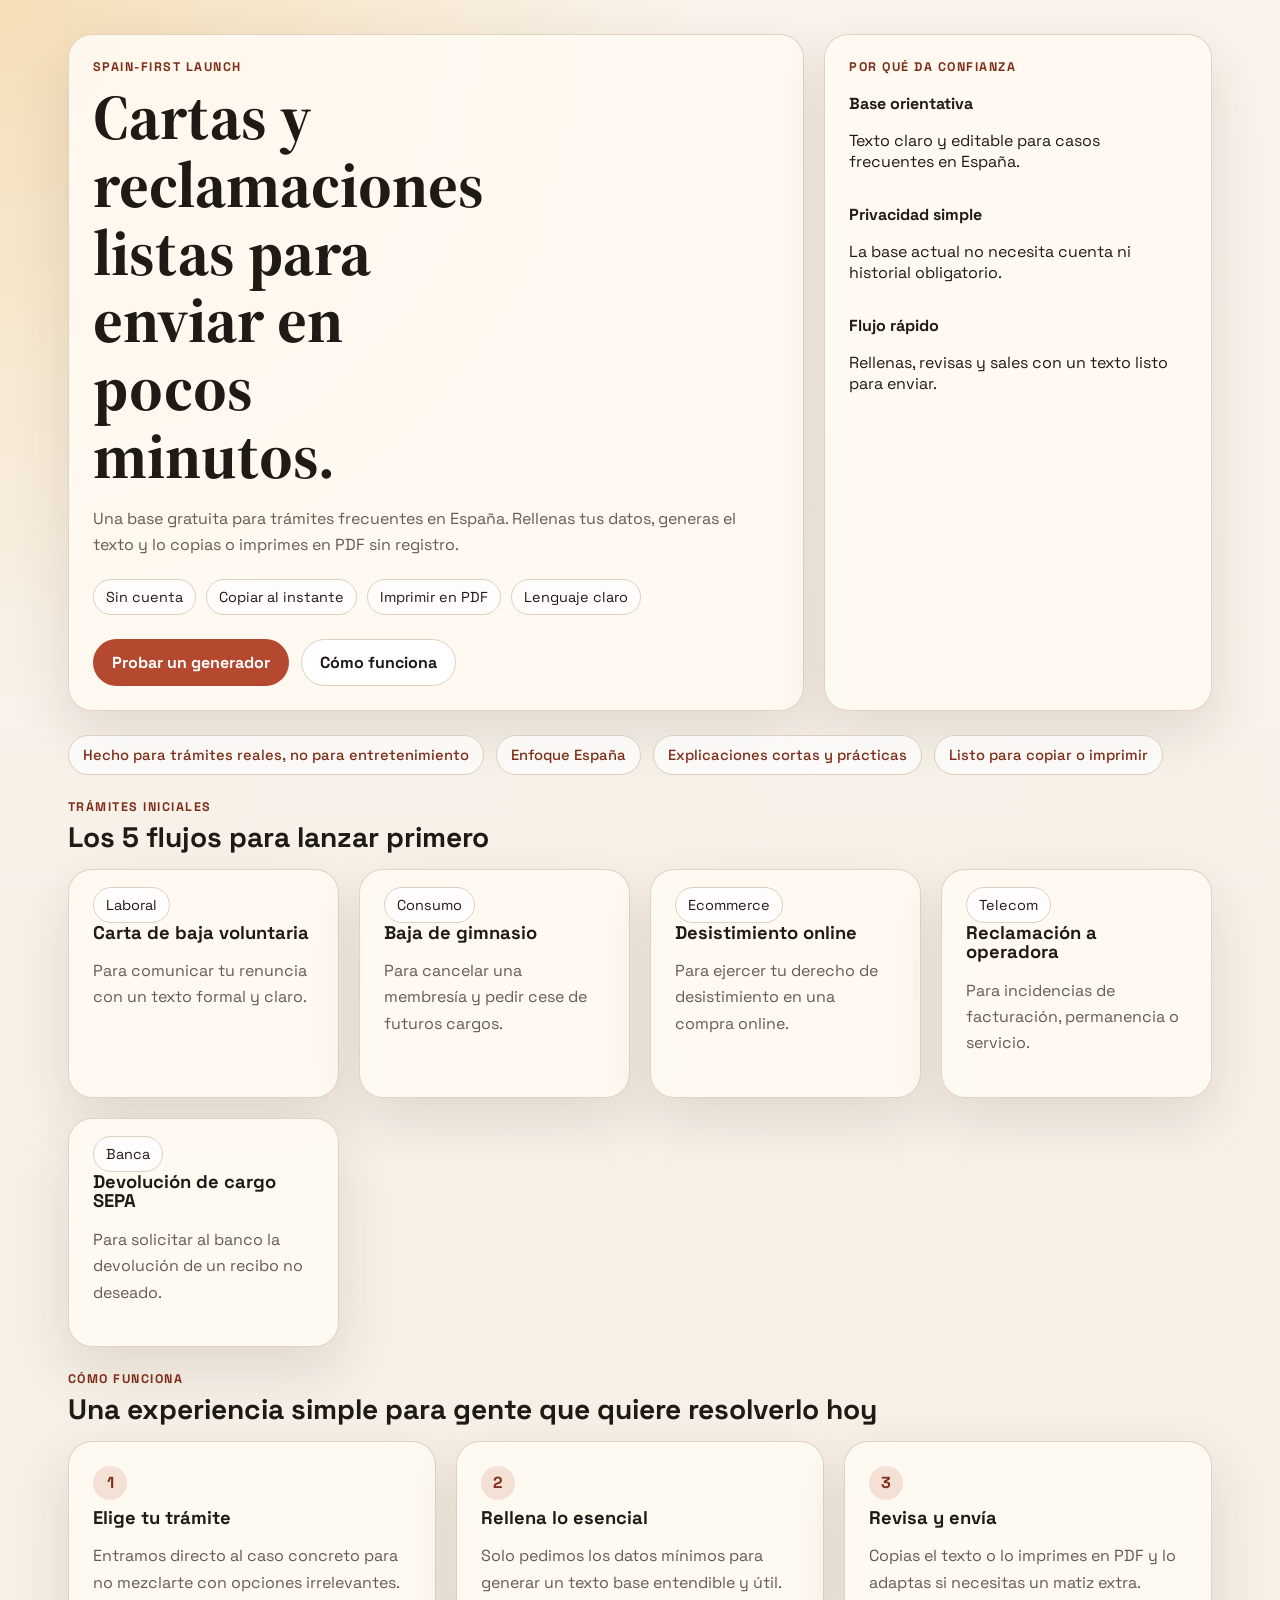
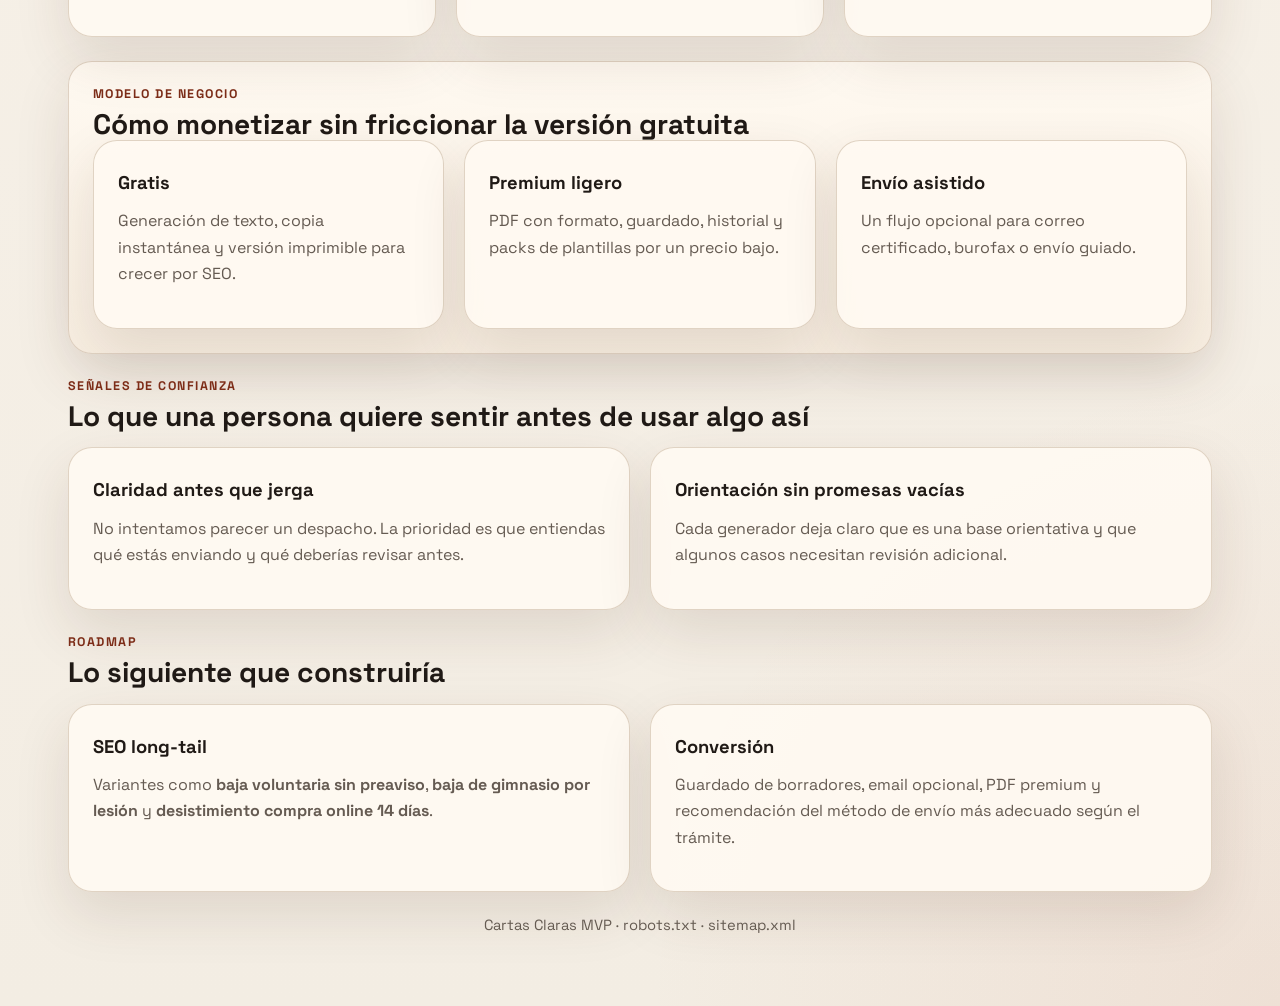
<file: index.html>
<!DOCTYPE html>
<html lang="es">
<head>
  <meta charset="UTF-8">
  <meta name="viewport" content="width=device-width, initial-scale=1.0">
  <title>Cartas Claras - Generadores de cartas y reclamaciones para España</title>
  <meta
    name="description"
    content="Generadores simples para trámites reales en España: baja voluntaria, baja de gimnasio, desistimiento online, reclamación a operadora y devolución de cargo SEPA."
  >
  <meta property="og:title" content="Cartas Claras - Generadores de cartas y reclamaciones para España">
  <meta property="og:description" content="Generadores simples para trámites reales en España: baja voluntaria, baja de gimnasio, desistimiento online, reclamación a operadora y devolución de cargo SEPA.">
  <meta property="og:type" content="website">
  <meta property="og:url" content="https://example.com/">
  <meta name="twitter:card" content="summary_large_image">
  <meta name="twitter:title" content="Cartas Claras - Generadores de cartas y reclamaciones para España">
  <meta name="twitter:description" content="Generadores simples para trámites reales en España: baja voluntaria, baja de gimnasio, desistimiento online, reclamación a operadora y devolución de cargo SEPA.">
  <link rel="canonical" href="https://example.com/">
  <meta name="theme-color" content="#b4492f">
  <link rel="preconnect" href="https://fonts.googleapis.com">
  <link rel="preconnect" href="https://fonts.gstatic.com" crossorigin>
  <link href="https://fonts.googleapis.com/css2?family=Space+Grotesk:wght@400;500;700&family=Source+Serif+4:wght@400;600;700&display=swap" rel="stylesheet">
  <link rel="stylesheet" href="./styles.css">
  <script type="application/ld+json">
    {
      "@context": "https://schema.org",
      "@type": "WebSite",
      "name": "Cartas Claras",
      "url": "https://example.com/",
      "potentialAction": {
        "@type": "SearchAction",
        "target": "https://example.com/?q={search_term_string}",
        "query-input": "required name=search_term_string"
      }
    }
  </script>
  <script type="application/ld+json">
    {
      "@context": "https://schema.org",
      "@type": "Organization",
      "name": "Cartas Claras",
      "url": "https://example.com/"
    }
  </script>
</head>
<body>
  <main class="page">
    <header class="hero">
      <div class="hero-copy">
        <p class="eyebrow">Spain-first launch</p>
        <h1>Cartas y reclamaciones listas para enviar en pocos minutos.</h1>
        <p class="lead">
          Una base gratuita para trámites frecuentes en España. Rellenas tus datos,
          generas el texto y lo copias o imprimes en PDF sin registro.
        </p>
        <div class="hero-points">
          <span>Sin cuenta</span>
          <span>Copiar al instante</span>
          <span>Imprimir en PDF</span>
          <span>Lenguaje claro</span>
        </div>
        <div class="hero-actions">
          <a class="primary" href="./baja-voluntaria.html">Probar un generador</a>
          <a class="secondary" href="#como-funciona">Cómo funciona</a>
        </div>
      </div>
      <aside class="hero-card">
        <p class="card-label">Por qué da confianza</p>
        <div class="trust-list">
          <div>
            <strong>Base orientativa</strong>
            <p>Texto claro y editable para casos frecuentes en España.</p>
          </div>
          <div>
            <strong>Privacidad simple</strong>
            <p>La base actual no necesita cuenta ni historial obligatorio.</p>
          </div>
          <div>
            <strong>Flujo rápido</strong>
            <p>Rellenas, revisas y sales con un texto listo para enviar.</p>
          </div>
        </div>
      </aside>
    </header>

    <section class="section trust-band">
      <div class="trust-pill">Hecho para trámites reales, no para entretenimiento</div>
      <div class="trust-pill">Enfoque España</div>
      <div class="trust-pill">Explicaciones cortas y prácticas</div>
      <div class="trust-pill">Listo para copiar o imprimir</div>
    </section>

    <section class="section">
      <div class="section-head">
        <p class="eyebrow">Trámites iniciales</p>
        <h2>Los 5 flujos para lanzar primero</h2>
      </div>
      <div class="grid cards">
        <a class="card link-card" href="./baja-voluntaria.html">
          <span class="tag">Laboral</span>
          <h3>Carta de baja voluntaria</h3>
          <p>Para comunicar tu renuncia con un texto formal y claro.</p>
        </a>
        <a class="card link-card" href="./baja-gimnasio.html">
          <span class="tag">Consumo</span>
          <h3>Baja de gimnasio</h3>
          <p>Para cancelar una membresía y pedir cese de futuros cargos.</p>
        </a>
        <a class="card link-card" href="./desistimiento-online.html">
          <span class="tag">Ecommerce</span>
          <h3>Desistimiento online</h3>
          <p>Para ejercer tu derecho de desistimiento en una compra online.</p>
        </a>
        <a class="card link-card" href="./reclamacion-operadora.html">
          <span class="tag">Telecom</span>
          <h3>Reclamación a operadora</h3>
          <p>Para incidencias de facturación, permanencia o servicio.</p>
        </a>
        <a class="card link-card" href="./devolucion-cargo-sepa.html">
          <span class="tag">Banca</span>
          <h3>Devolución de cargo SEPA</h3>
          <p>Para solicitar al banco la devolución de un recibo no deseado.</p>
        </a>
      </div>
    </section>

    <section id="como-funciona" class="section">
      <div class="section-head">
        <p class="eyebrow">Cómo funciona</p>
        <h2>Una experiencia simple para gente que quiere resolverlo hoy</h2>
      </div>
      <div class="grid columns-3">
        <article class="card step-card">
          <span class="step-number">1</span>
          <h3>Elige tu trámite</h3>
          <p>Entramos directo al caso concreto para no mezclarte con opciones irrelevantes.</p>
        </article>
        <article class="card step-card">
          <span class="step-number">2</span>
          <h3>Rellena lo esencial</h3>
          <p>Solo pedimos los datos mínimos para generar un texto base entendible y útil.</p>
        </article>
        <article class="card step-card">
          <span class="step-number">3</span>
          <h3>Revisa y envía</h3>
          <p>Copias el texto o lo imprimes en PDF y lo adaptas si necesitas un matiz extra.</p>
        </article>
      </div>
    </section>

    <section class="section spotlight">
      <div>
        <p class="eyebrow">Modelo de negocio</p>
        <h2>Cómo monetizar sin friccionar la versión gratuita</h2>
      </div>
      <div class="grid columns-3">
        <article class="card">
          <h3>Gratis</h3>
          <p>Generación de texto, copia instantánea y versión imprimible para crecer por SEO.</p>
        </article>
        <article class="card">
          <h3>Premium ligero</h3>
          <p>PDF con formato, guardado, historial y packs de plantillas por un precio bajo.</p>
        </article>
        <article class="card">
          <h3>Envío asistido</h3>
          <p>Un flujo opcional para correo certificado, burofax o envío guiado.</p>
        </article>
      </div>
    </section>

    <section class="section">
      <div class="section-head">
        <p class="eyebrow">Señales de confianza</p>
        <h2>Lo que una persona quiere sentir antes de usar algo así</h2>
      </div>
      <div class="grid columns-2">
        <article class="card">
          <h3>Claridad antes que jerga</h3>
          <p>No intentamos parecer un despacho. La prioridad es que entiendas qué estás enviando y qué deberías revisar antes.</p>
        </article>
        <article class="card">
          <h3>Orientación sin promesas vacías</h3>
          <p>Cada generador deja claro que es una base orientativa y que algunos casos necesitan revisión adicional.</p>
        </article>
      </div>
    </section>

    <section class="section">
      <div class="section-head">
        <p class="eyebrow">Roadmap</p>
        <h2>Lo siguiente que construiría</h2>
      </div>
      <div class="grid columns-2">
        <article class="card">
          <h3>SEO long-tail</h3>
          <p>
            Variantes como <strong>baja voluntaria sin preaviso</strong>,
            <strong>baja de gimnasio por lesión</strong> y
            <strong>desistimiento compra online 14 días</strong>.
          </p>
        </article>
        <article class="card">
          <h3>Conversión</h3>
          <p>
            Guardado de borradores, email opcional, PDF premium y recomendación del
            método de envío más adecuado según el trámite.
          </p>
        </article>
      </div>
    </section>

    <footer class="site-footer">
      Cartas Claras MVP · <a href="./robots.txt">robots.txt</a> · <a href="./sitemap.xml">sitemap.xml</a>
    </footer>
  </main>
</body>
</html>
</file>
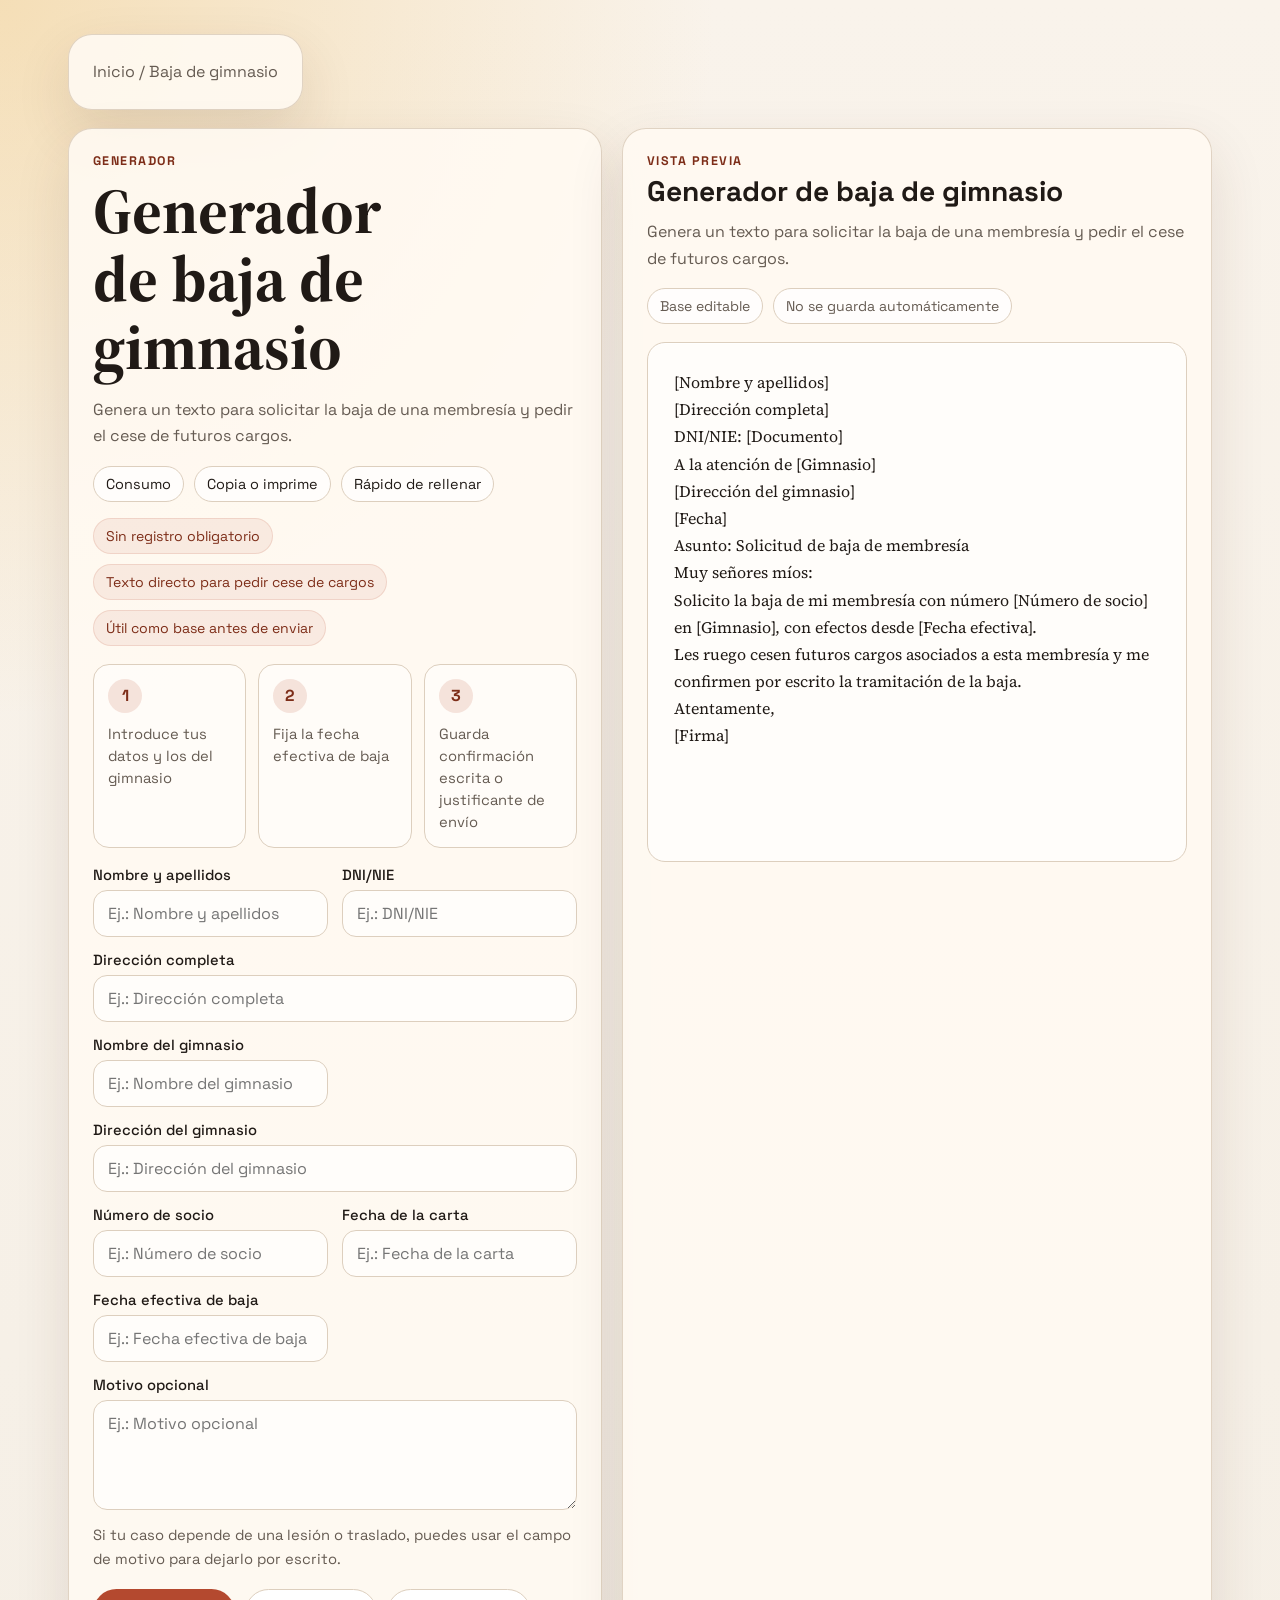
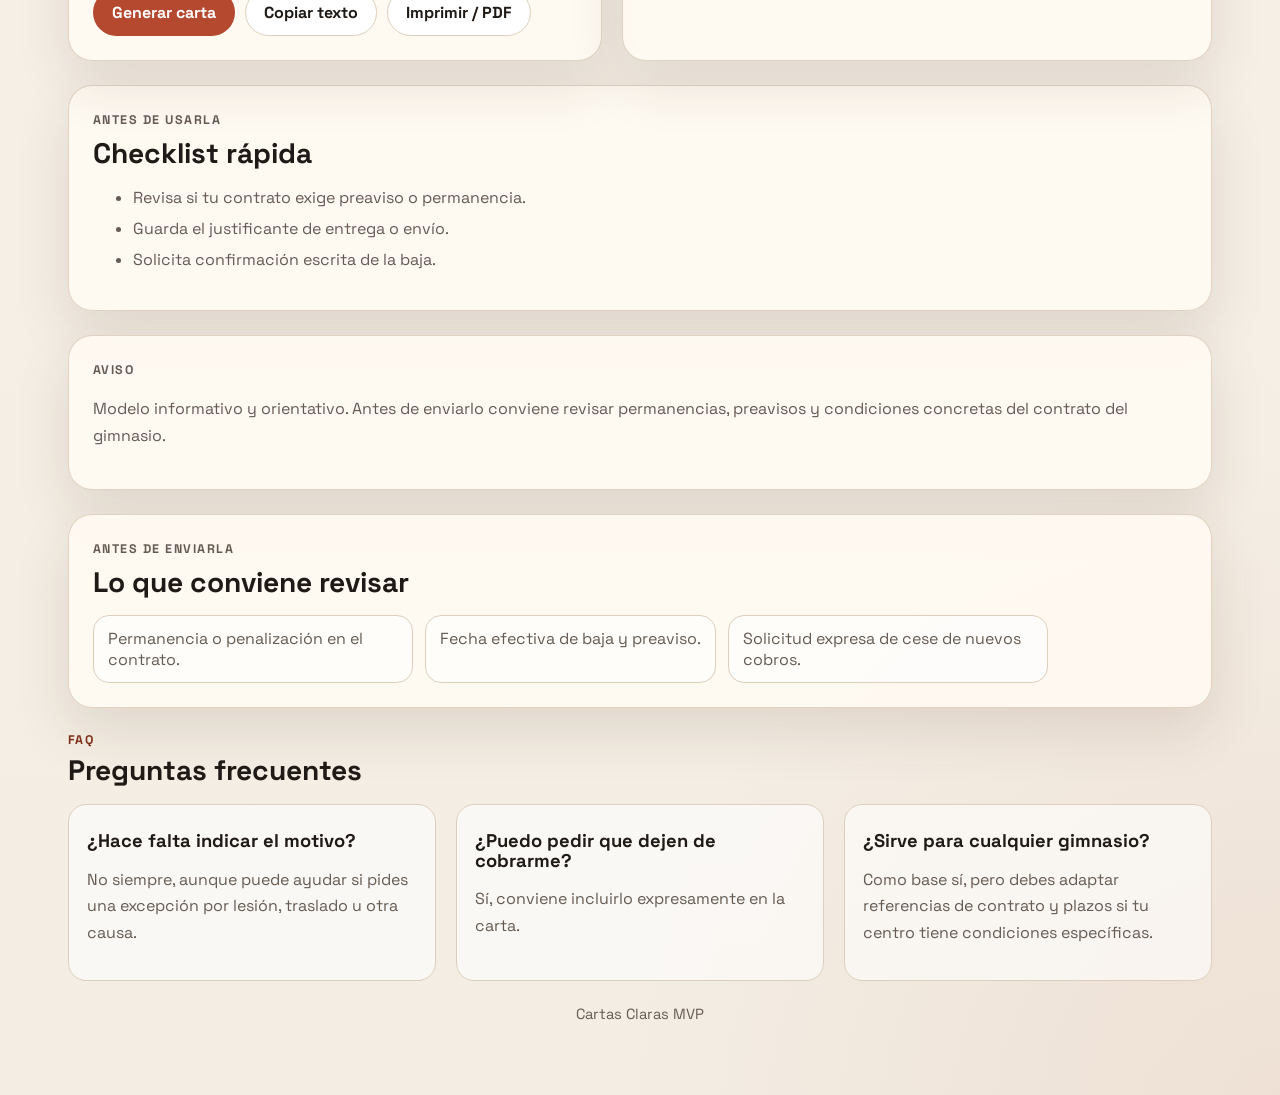
<file: baja-gimnasio.html>
<!DOCTYPE html>
<html lang="es">
<head>
  <meta charset="UTF-8">
  <meta name="viewport" content="width=device-width, initial-scale=1.0">
  <title>Baja de gimnasio - Cartas Claras</title>
  <meta name="description" content="Generador de baja de gimnasio para España. Copia el texto o imprímelo en PDF.">
  <meta property="og:title" content="Generador de baja de gimnasio - Cartas Claras">
  <meta property="og:description" content="Generador de baja de gimnasio para España. Copia el texto o imprímelo en PDF.">
  <meta property="og:type" content="article">
  <meta property="og:url" content="https://example.com/baja-gimnasio.html">
  <meta name="twitter:card" content="summary">
  <meta name="twitter:title" content="Generador de baja de gimnasio - Cartas Claras">
  <meta name="twitter:description" content="Generador de baja de gimnasio para España. Copia el texto o imprímelo en PDF.">
  <link rel="canonical" href="https://example.com/baja-gimnasio.html">
  <link rel="preconnect" href="https://fonts.googleapis.com">
  <link rel="preconnect" href="https://fonts.gstatic.com" crossorigin>
  <link href="https://fonts.googleapis.com/css2?family=Space+Grotesk:wght@400;500;700&family=Source+Serif+4:wght@400;600;700&display=swap" rel="stylesheet">
  <link rel="stylesheet" href="./styles.css">
  <script type="application/ld+json">
    {
      "@context": "https://schema.org",
      "@type": "HowTo",
      "name": "Cómo generar una baja de gimnasio",
      "description": "Rellena tus datos, genera el texto y guarda una prueba de envío.",
      "step": [
        { "@type": "HowToStep", "name": "Rellena el formulario", "text": "Introduce tus datos, gimnasio, número de socio y fecha efectiva de baja." },
        { "@type": "HowToStep", "name": "Revisa condiciones", "text": "Comprueba permanencias, preavisos y si necesitas justificar el motivo." },
        { "@type": "HowToStep", "name": "Envía y guarda prueba", "text": "Copia o imprime la carta y conserva confirmación de la baja." }
      ]
    }
  </script>
  <script type="application/ld+json">
    {
      "@context": "https://schema.org",
      "@type": "FAQPage",
      "mainEntity": [
        {
          "@type": "Question",
          "name": "¿Hace falta indicar el motivo?",
          "acceptedAnswer": { "@type": "Answer", "text": "No siempre, aunque puede ayudar si pides una excepción por lesión, traslado u otra causa." }
        },
        {
          "@type": "Question",
          "name": "¿Puedo pedir que dejen de cobrarme?",
          "acceptedAnswer": { "@type": "Answer", "text": "Sí, conviene incluirlo expresamente en la carta." }
        },
        {
          "@type": "Question",
          "name": "¿Sirve para cualquier gimnasio?",
          "acceptedAnswer": { "@type": "Answer", "text": "Como base sí, pero debes adaptar referencias de contrato y plazos si tu centro tiene condiciones específicas." }
        }
      ]
    }
  </script>
</head>
<body>
  <main class="page">
    <a class="breadcrumbs" href="./index.html">Inicio / Baja de gimnasio</a>
    <div class="tool-layout">
      <section class="tool-panel">
        <div class="tool-hero">
          <p class="eyebrow">Generador</p>
          <h1 id="tool-title"></h1>
          <p id="tool-description" class="lead"></p>
          <div id="tool-summary" class="summary"></div>
          <div id="tool-assurance" class="assurance-strip"></div>
        </div>
        <div id="tool-steps" class="mini-grid"></div>
        <form id="letter-form" class="letter-form"></form>
        <p id="form-footnote" class="form-footnote"></p>
        <div class="actions">
          <button id="generate-btn" class="primary" type="button">Generar carta</button>
          <button id="copy-btn" class="secondary" type="button">Copiar texto</button>
          <button id="print-btn" class="secondary" type="button">Imprimir / PDF</button>
        </div>
      </section>

      <section class="preview-panel">
        <p class="eyebrow">Vista previa</p>
        <h2 id="page-meta-title"></h2>
        <p id="page-meta-description" class="preview-meta"></p>
        <div class="preview-banner">
          <span>Base editable</span>
          <span>No se guarda automáticamente</span>
        </div>
        <pre id="preview-document" class="preview-document"></pre>
      </section>
    </div>

    <section class="section card">
      <p class="eyebrow">Antes de usarla</p>
      <h2>Checklist rápida</h2>
      <ul id="checklist" class="checklist"></ul>
    </section>

    <section class="section disclaimer">
      <p class="eyebrow">Aviso</p>
      <p>Modelo informativo y orientativo. Antes de enviarlo conviene revisar permanencias, preavisos y condiciones concretas del contrato del gimnasio.</p>
    </section>

    <section class="section card">
      <p class="eyebrow">Antes de enviarla</p>
      <h2>Lo que conviene revisar</h2>
      <div id="tool-review-points" class="review-points"></div>
    </section>

    <section class="section">
      <div class="section-head">
        <p class="eyebrow">FAQ</p>
        <h2>Preguntas frecuentes</h2>
      </div>
      <div id="faq-list" class="faq-list"></div>
    </section>

    <footer class="site-footer">Cartas Claras MVP</footer>
  </main>
  <script src="./site.js"></script>
  <script>renderToolPage("baja-gimnasio");</script>
</body>
</html>
</file>
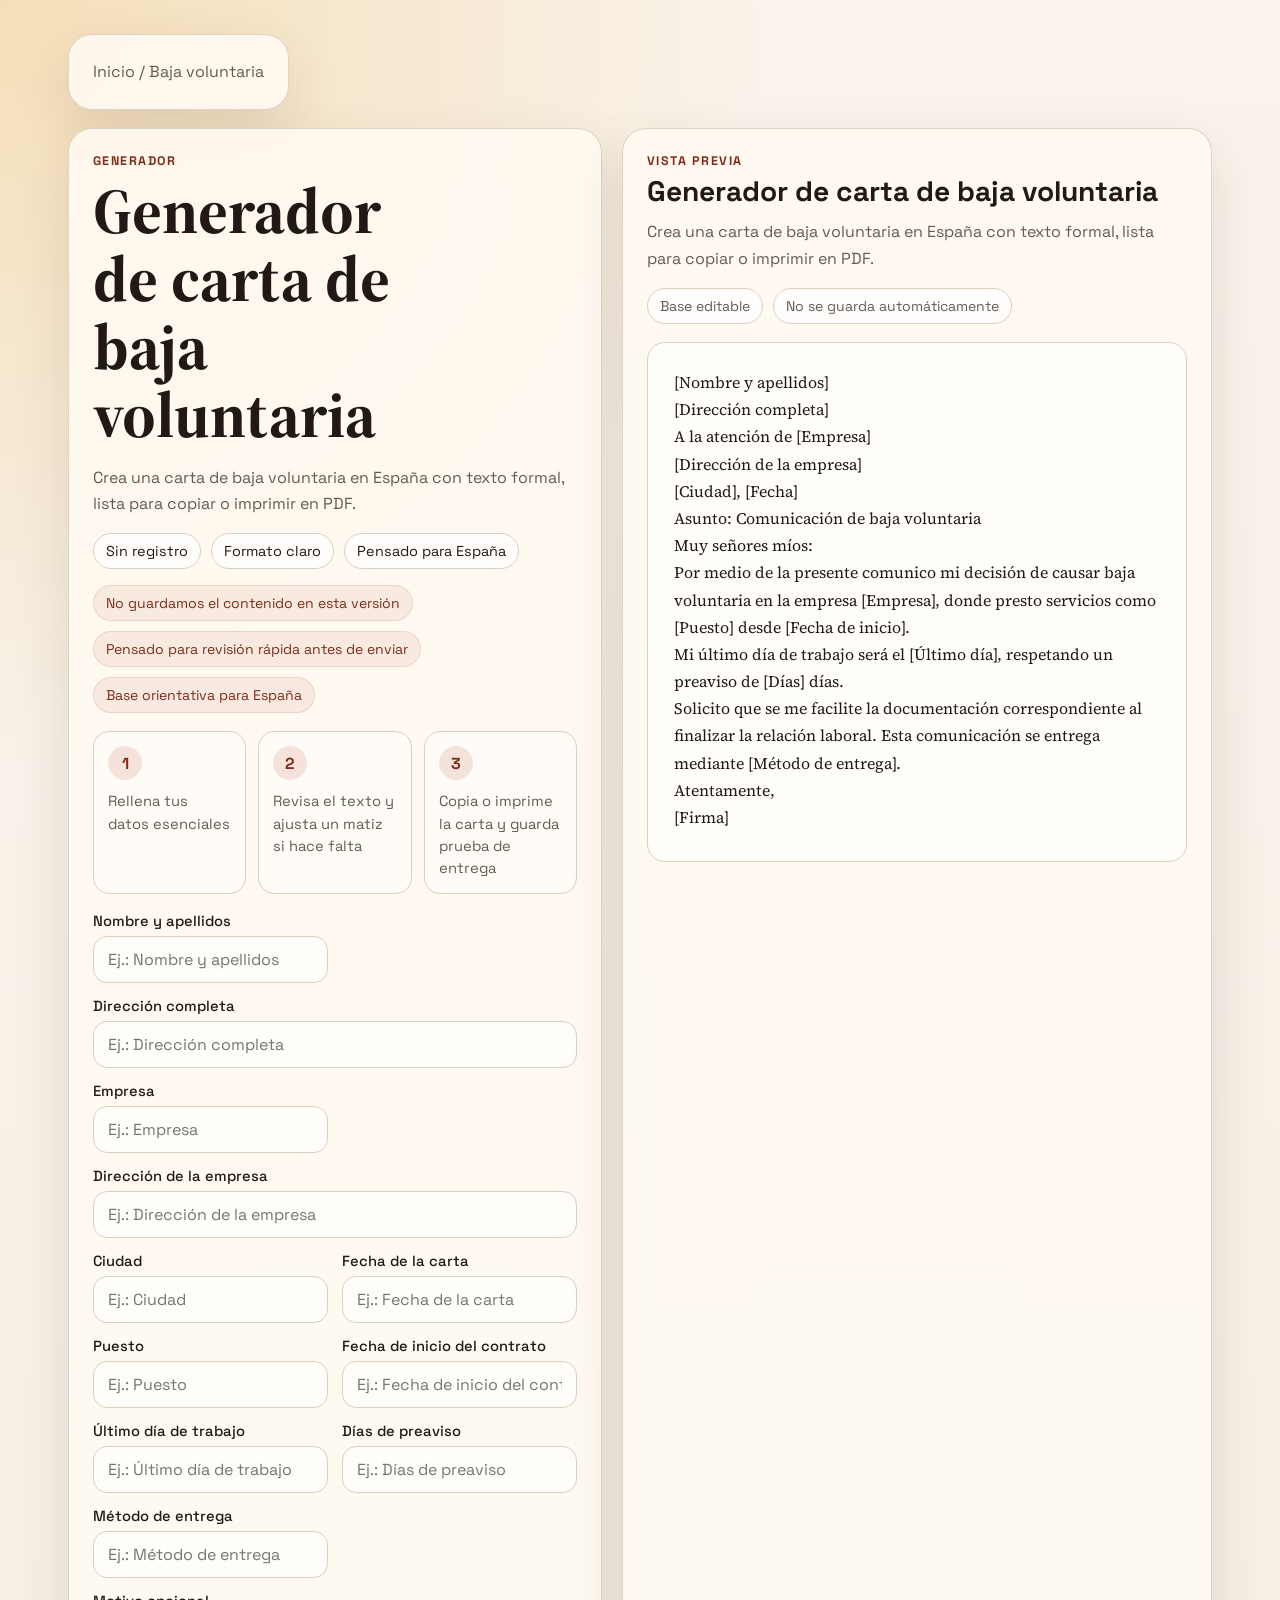
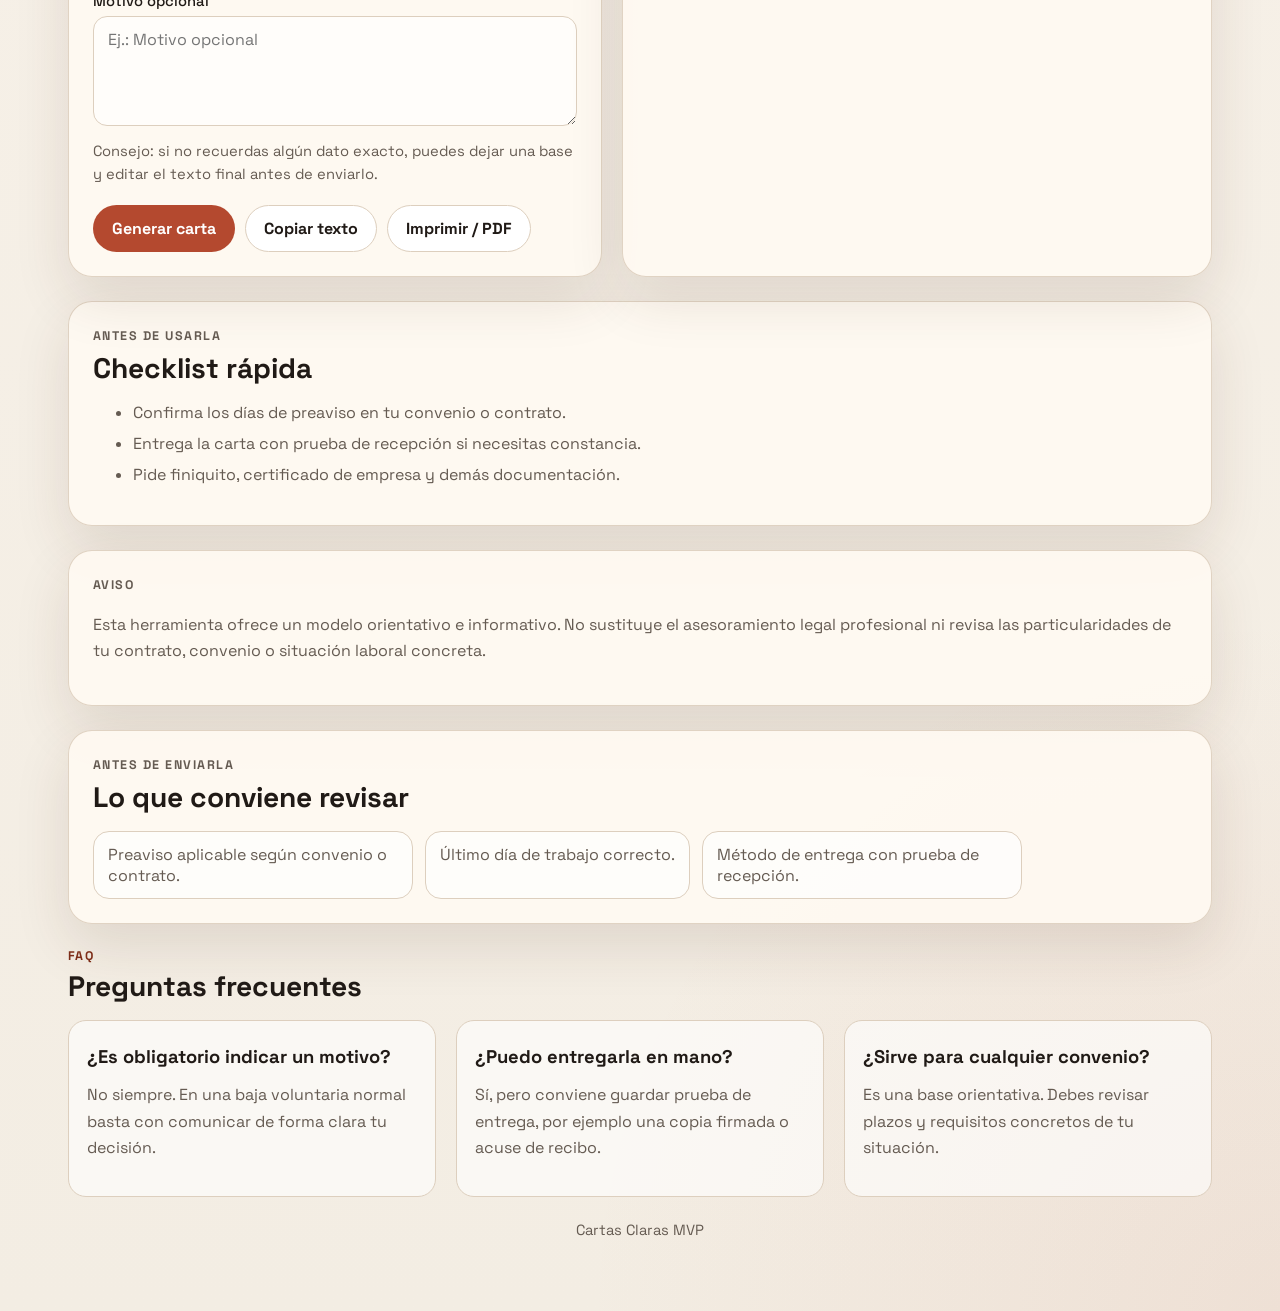
<file: baja-voluntaria.html>
<!DOCTYPE html>
<html lang="es">
<head>
  <meta charset="UTF-8">
  <meta name="viewport" content="width=device-width, initial-scale=1.0">
  <title>Baja voluntaria - Cartas Claras</title>
  <meta name="description" content="Generador de carta de baja voluntaria para España. Texto listo para copiar o imprimir en PDF.">
  <meta property="og:title" content="Generador de carta de baja voluntaria - Cartas Claras">
  <meta property="og:description" content="Generador de carta de baja voluntaria para España. Texto listo para copiar o imprimir en PDF.">
  <meta property="og:type" content="article">
  <meta property="og:url" content="https://example.com/baja-voluntaria.html">
  <meta name="twitter:card" content="summary">
  <meta name="twitter:title" content="Generador de carta de baja voluntaria - Cartas Claras">
  <meta name="twitter:description" content="Generador de carta de baja voluntaria para España. Texto listo para copiar o imprimir en PDF.">
  <link rel="canonical" href="https://example.com/baja-voluntaria.html">
  <link rel="preconnect" href="https://fonts.googleapis.com">
  <link rel="preconnect" href="https://fonts.gstatic.com" crossorigin>
  <link href="https://fonts.googleapis.com/css2?family=Space+Grotesk:wght@400;500;700&family=Source+Serif+4:wght@400;600;700&display=swap" rel="stylesheet">
  <link rel="stylesheet" href="./styles.css">
  <script type="application/ld+json">
    {
      "@context": "https://schema.org",
      "@type": "HowTo",
      "name": "Cómo generar una carta de baja voluntaria",
      "description": "Rellena tus datos, revisa el texto generado y cópialo o imprímelo en PDF.",
      "step": [
        { "@type": "HowToStep", "name": "Rellena tus datos", "text": "Introduce tus datos personales, empresa, puesto y fechas principales." },
        { "@type": "HowToStep", "name": "Revisa el texto", "text": "Comprueba preaviso, último día de trabajo y método de entrega." },
        { "@type": "HowToStep", "name": "Copia o imprime", "text": "Copia la carta o imprímela en PDF para su entrega." }
      ]
    }
  </script>
  <script type="application/ld+json">
    {
      "@context": "https://schema.org",
      "@type": "FAQPage",
      "mainEntity": [
        {
          "@type": "Question",
          "name": "¿Es obligatorio indicar un motivo?",
          "acceptedAnswer": { "@type": "Answer", "text": "No siempre. En una baja voluntaria normal basta con comunicar de forma clara tu decisión." }
        },
        {
          "@type": "Question",
          "name": "¿Puedo entregarla en mano?",
          "acceptedAnswer": { "@type": "Answer", "text": "Sí, pero conviene guardar prueba de entrega, por ejemplo una copia firmada o acuse de recibo." }
        },
        {
          "@type": "Question",
          "name": "¿Sirve para cualquier convenio?",
          "acceptedAnswer": { "@type": "Answer", "text": "Es una base orientativa. Debes revisar plazos y requisitos concretos de tu situación." }
        }
      ]
    }
  </script>
</head>
<body>
  <main class="page">
    <a class="breadcrumbs" href="./index.html">Inicio / Baja voluntaria</a>
    <div class="tool-layout">
      <section class="tool-panel">
        <div class="tool-hero">
          <p class="eyebrow">Generador</p>
          <h1 id="tool-title"></h1>
          <p id="tool-description" class="lead"></p>
          <div id="tool-summary" class="summary"></div>
          <div id="tool-assurance" class="assurance-strip"></div>
        </div>
        <div id="tool-steps" class="mini-grid"></div>
        <form id="letter-form" class="letter-form"></form>
        <p id="form-footnote" class="form-footnote"></p>
        <div class="actions">
          <button id="generate-btn" class="primary" type="button">Generar carta</button>
          <button id="copy-btn" class="secondary" type="button">Copiar texto</button>
          <button id="print-btn" class="secondary" type="button">Imprimir / PDF</button>
        </div>
      </section>

      <section class="preview-panel">
        <p class="eyebrow">Vista previa</p>
        <h2 id="page-meta-title"></h2>
        <p id="page-meta-description" class="preview-meta"></p>
        <div class="preview-banner">
          <span>Base editable</span>
          <span>No se guarda automáticamente</span>
        </div>
        <pre id="preview-document" class="preview-document"></pre>
      </section>
    </div>

    <section class="section card">
      <p class="eyebrow">Antes de usarla</p>
      <h2>Checklist rápida</h2>
      <ul id="checklist" class="checklist"></ul>
    </section>

    <section class="section disclaimer">
      <p class="eyebrow">Aviso</p>
      <p>Esta herramienta ofrece un modelo orientativo e informativo. No sustituye el asesoramiento legal profesional ni revisa las particularidades de tu contrato, convenio o situación laboral concreta.</p>
    </section>

    <section class="section card">
      <p class="eyebrow">Antes de enviarla</p>
      <h2>Lo que conviene revisar</h2>
      <div id="tool-review-points" class="review-points"></div>
    </section>

    <section class="section">
      <div class="section-head">
        <p class="eyebrow">FAQ</p>
        <h2>Preguntas frecuentes</h2>
      </div>
      <div id="faq-list" class="faq-list"></div>
    </section>

    <footer class="site-footer">Cartas Claras MVP</footer>
  </main>
  <script src="./site.js"></script>
  <script>renderToolPage("baja-voluntaria");</script>
</body>
</html>
</file>
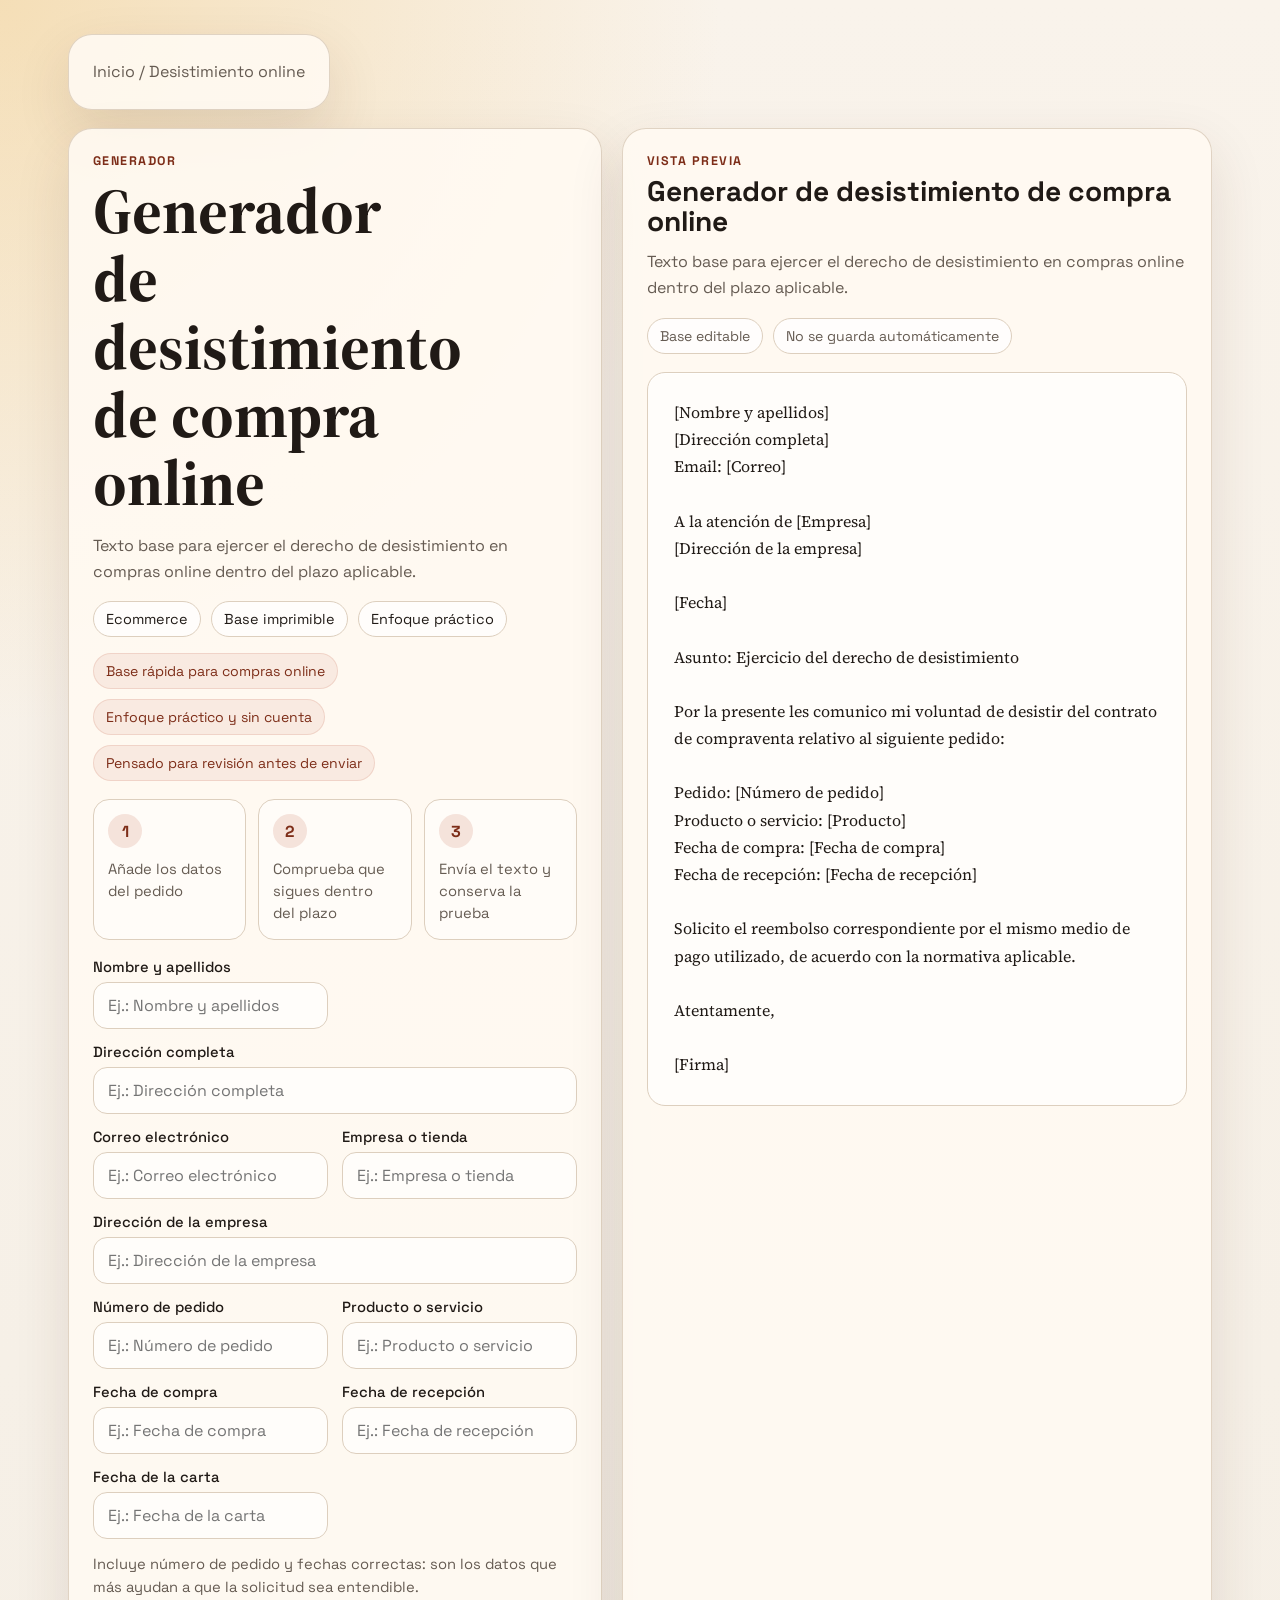
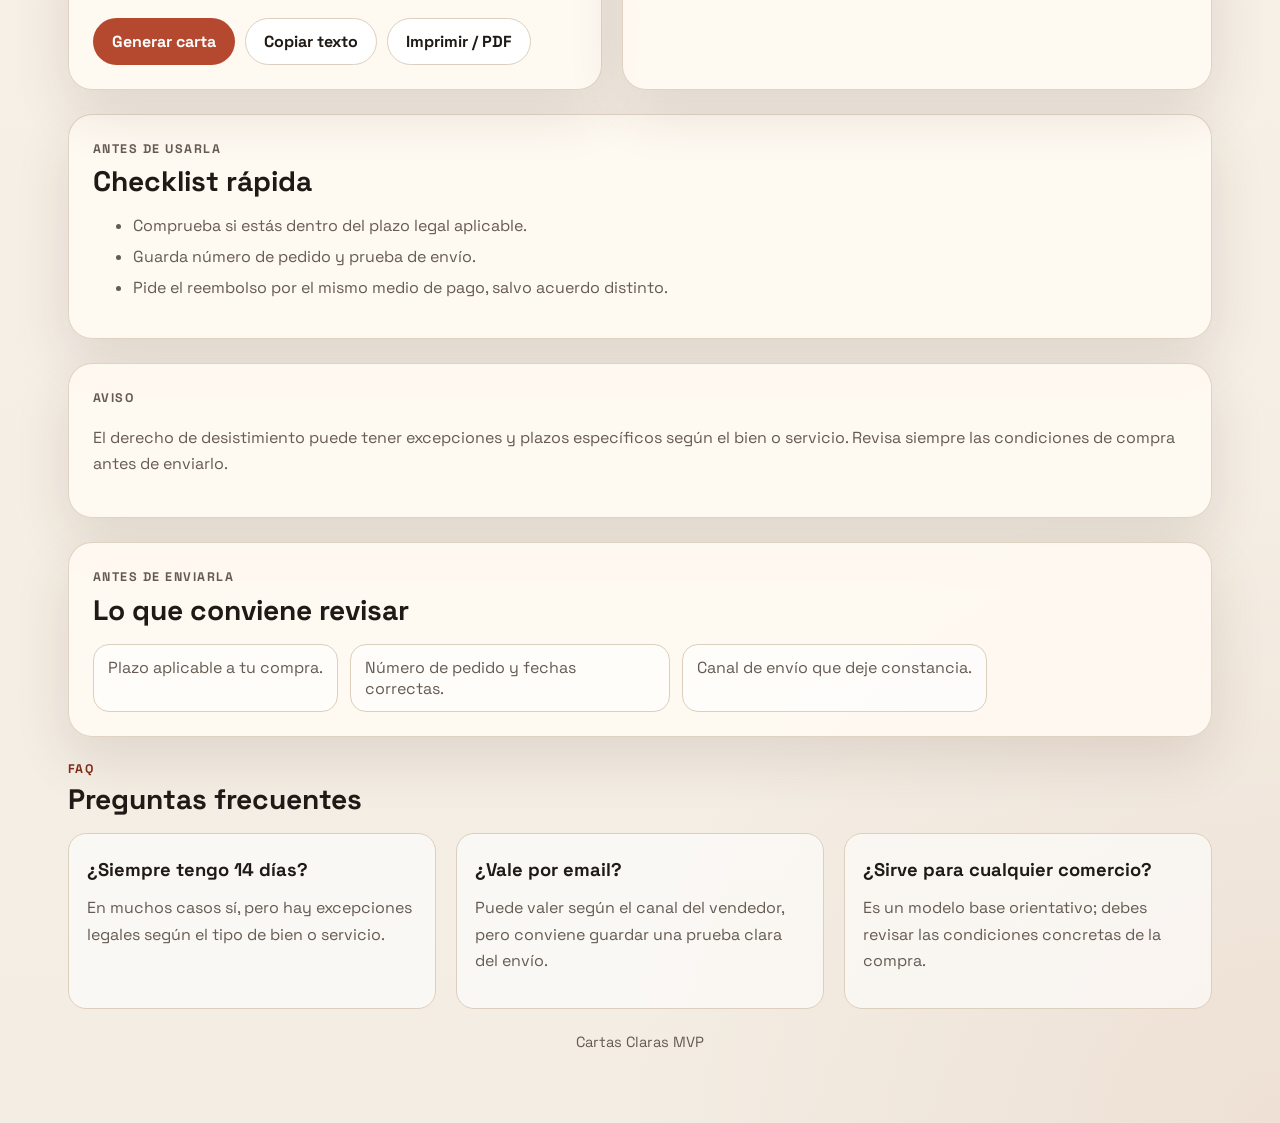
<file: desistimiento-online.html>
<!DOCTYPE html>
<html lang="es">
<head>
  <meta charset="UTF-8">
  <meta name="viewport" content="width=device-width, initial-scale=1.0">
  <title>Desistimiento online - Cartas Claras</title>
  <meta name="description" content="Generador de desistimiento de compra online para España. Texto listo para copiar o imprimir en PDF.">
  <meta property="og:title" content="Generador de desistimiento online - Cartas Claras">
  <meta property="og:description" content="Generador de desistimiento de compra online para España. Texto listo para copiar o imprimir en PDF.">
  <meta property="og:type" content="article">
  <meta property="og:url" content="https://example.com/desistimiento-online.html">
  <meta name="twitter:card" content="summary">
  <meta name="twitter:title" content="Generador de desistimiento online - Cartas Claras">
  <meta name="twitter:description" content="Generador de desistimiento de compra online para España. Texto listo para copiar o imprimir en PDF.">
  <link rel="canonical" href="https://example.com/desistimiento-online.html">
  <link rel="preconnect" href="https://fonts.googleapis.com">
  <link rel="preconnect" href="https://fonts.gstatic.com" crossorigin>
  <link href="https://fonts.googleapis.com/css2?family=Space+Grotesk:wght@400;500;700&family=Source+Serif+4:wght@400;600;700&display=swap" rel="stylesheet">
  <link rel="stylesheet" href="./styles.css">
  <script type="application/ld+json">
    {
      "@context": "https://schema.org",
      "@type": "HowTo",
      "name": "Cómo generar un desistimiento de compra online",
      "description": "Introduce datos del pedido, revisa el plazo y genera un texto para comunicar el desistimiento.",
      "step": [
        { "@type": "HowToStep", "name": "Rellena datos del pedido", "text": "Incluye empresa, número de pedido, producto y fechas de compra y recepción." },
        { "@type": "HowToStep", "name": "Comprueba el plazo", "text": "Verifica que el bien o servicio entra dentro del derecho de desistimiento aplicable." },
        { "@type": "HowToStep", "name": "Copia o imprime", "text": "Genera el texto y guárdalo junto con la prueba de envío." }
      ]
    }
  </script>
  <script type="application/ld+json">
    {
      "@context": "https://schema.org",
      "@type": "FAQPage",
      "mainEntity": [
        {
          "@type": "Question",
          "name": "¿Siempre tengo 14 días?",
          "acceptedAnswer": { "@type": "Answer", "text": "En muchos casos sí, pero hay excepciones legales según el tipo de bien o servicio." }
        },
        {
          "@type": "Question",
          "name": "¿Vale por email?",
          "acceptedAnswer": { "@type": "Answer", "text": "Puede valer según el canal del vendedor, pero conviene guardar una prueba clara del envío." }
        },
        {
          "@type": "Question",
          "name": "¿Sirve para cualquier comercio?",
          "acceptedAnswer": { "@type": "Answer", "text": "Es un modelo base orientativo; debes revisar las condiciones concretas de la compra." }
        }
      ]
    }
  </script>
</head>
<body>
  <main class="page">
    <a class="breadcrumbs" href="./index.html">Inicio / Desistimiento online</a>
    <div class="tool-layout">
      <section class="tool-panel">
        <div class="tool-hero">
          <p class="eyebrow">Generador</p>
          <h1 id="tool-title"></h1>
          <p id="tool-description" class="lead"></p>
          <div id="tool-summary" class="summary"></div>
          <div id="tool-assurance" class="assurance-strip"></div>
        </div>
        <div id="tool-steps" class="mini-grid"></div>
        <form id="letter-form" class="letter-form"></form>
        <p id="form-footnote" class="form-footnote"></p>
        <div class="actions">
          <button id="generate-btn" class="primary" type="button">Generar carta</button>
          <button id="copy-btn" class="secondary" type="button">Copiar texto</button>
          <button id="print-btn" class="secondary" type="button">Imprimir / PDF</button>
        </div>
      </section>

      <section class="preview-panel">
        <p class="eyebrow">Vista previa</p>
        <h2 id="page-meta-title"></h2>
        <p id="page-meta-description" class="preview-meta"></p>
        <div class="preview-banner">
          <span>Base editable</span>
          <span>No se guarda automáticamente</span>
        </div>
        <pre id="preview-document" class="preview-document"></pre>
      </section>
    </div>

    <section class="section card">
      <p class="eyebrow">Antes de usarla</p>
      <h2>Checklist rápida</h2>
      <ul id="checklist" class="checklist"></ul>
    </section>

    <section class="section disclaimer">
      <p class="eyebrow">Aviso</p>
      <p>El derecho de desistimiento puede tener excepciones y plazos específicos según el bien o servicio. Revisa siempre las condiciones de compra antes de enviarlo.</p>
    </section>

    <section class="section card">
      <p class="eyebrow">Antes de enviarla</p>
      <h2>Lo que conviene revisar</h2>
      <div id="tool-review-points" class="review-points"></div>
    </section>

    <section class="section">
      <div class="section-head">
        <p class="eyebrow">FAQ</p>
        <h2>Preguntas frecuentes</h2>
      </div>
      <div id="faq-list" class="faq-list"></div>
    </section>

    <footer class="site-footer">Cartas Claras MVP</footer>
  </main>
  <script src="./site.js"></script>
  <script>renderToolPage("desistimiento-online");</script>
</body>
</html>
</file>
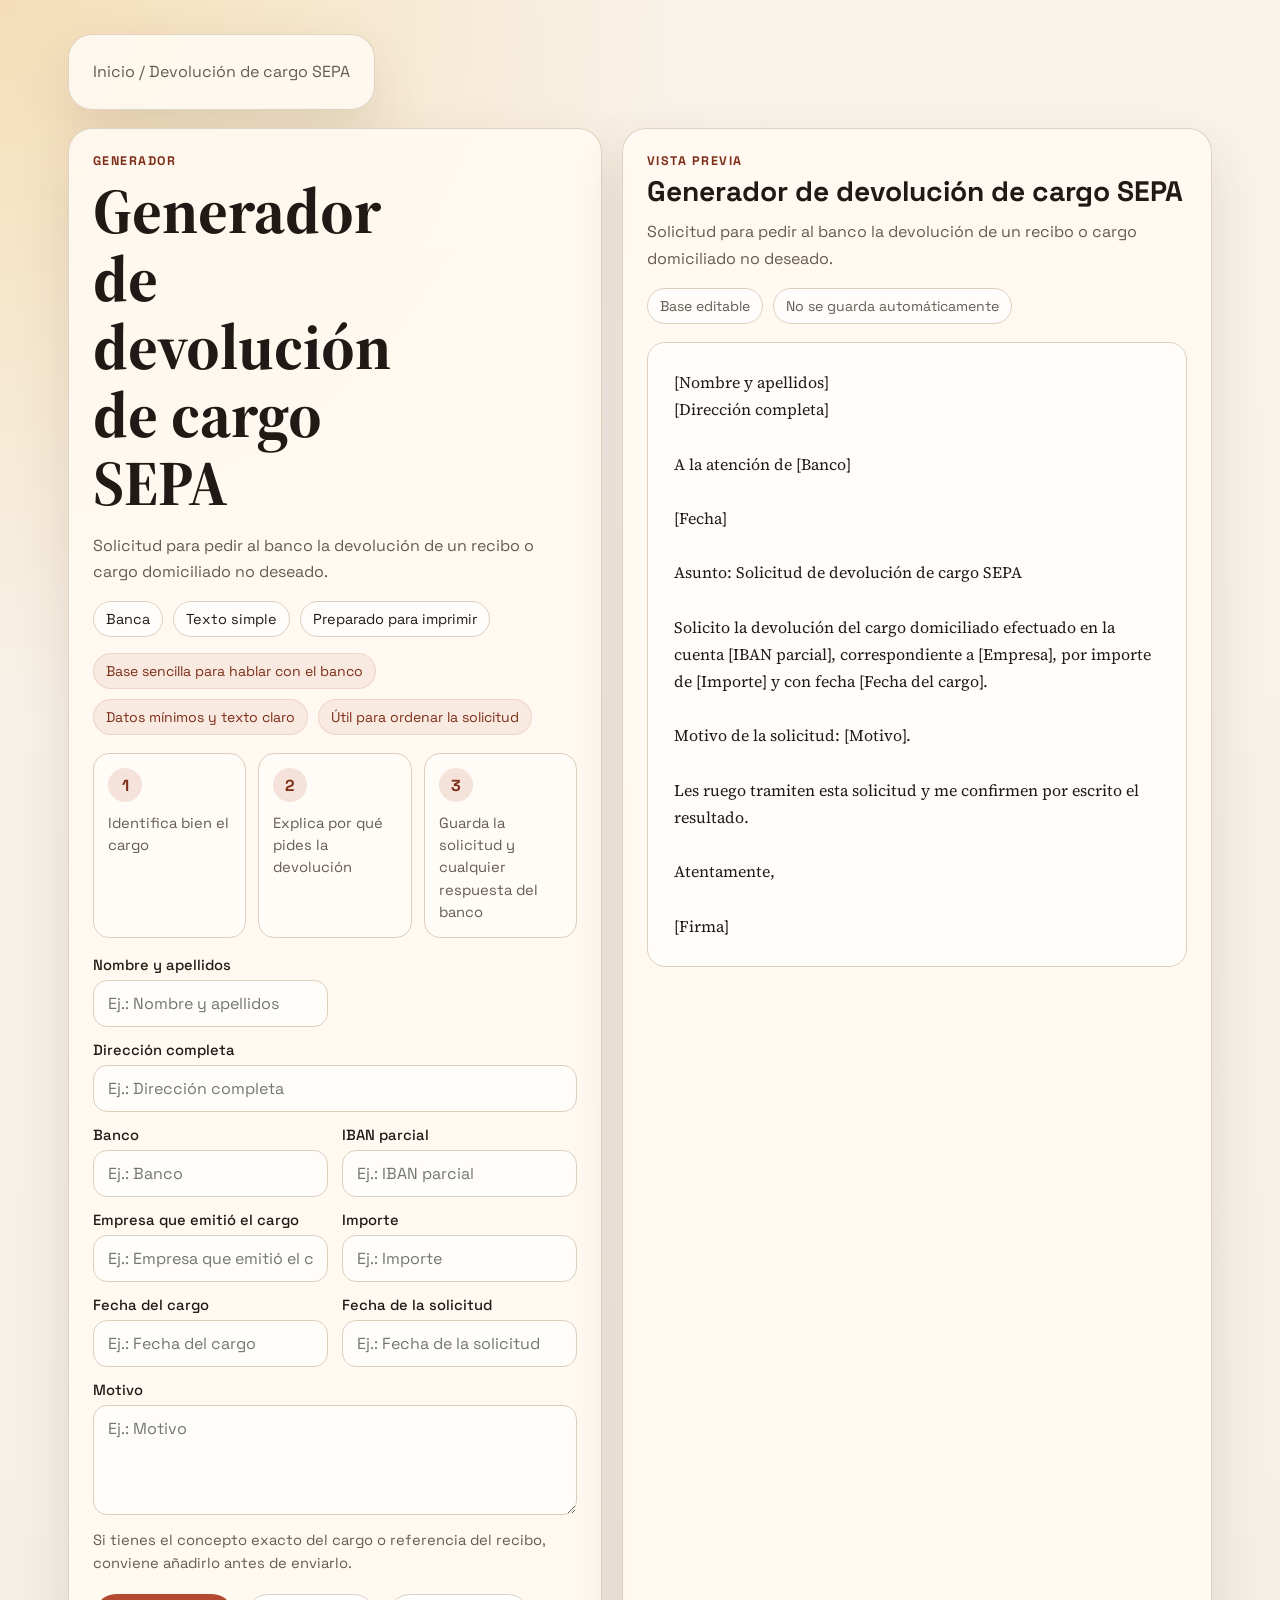
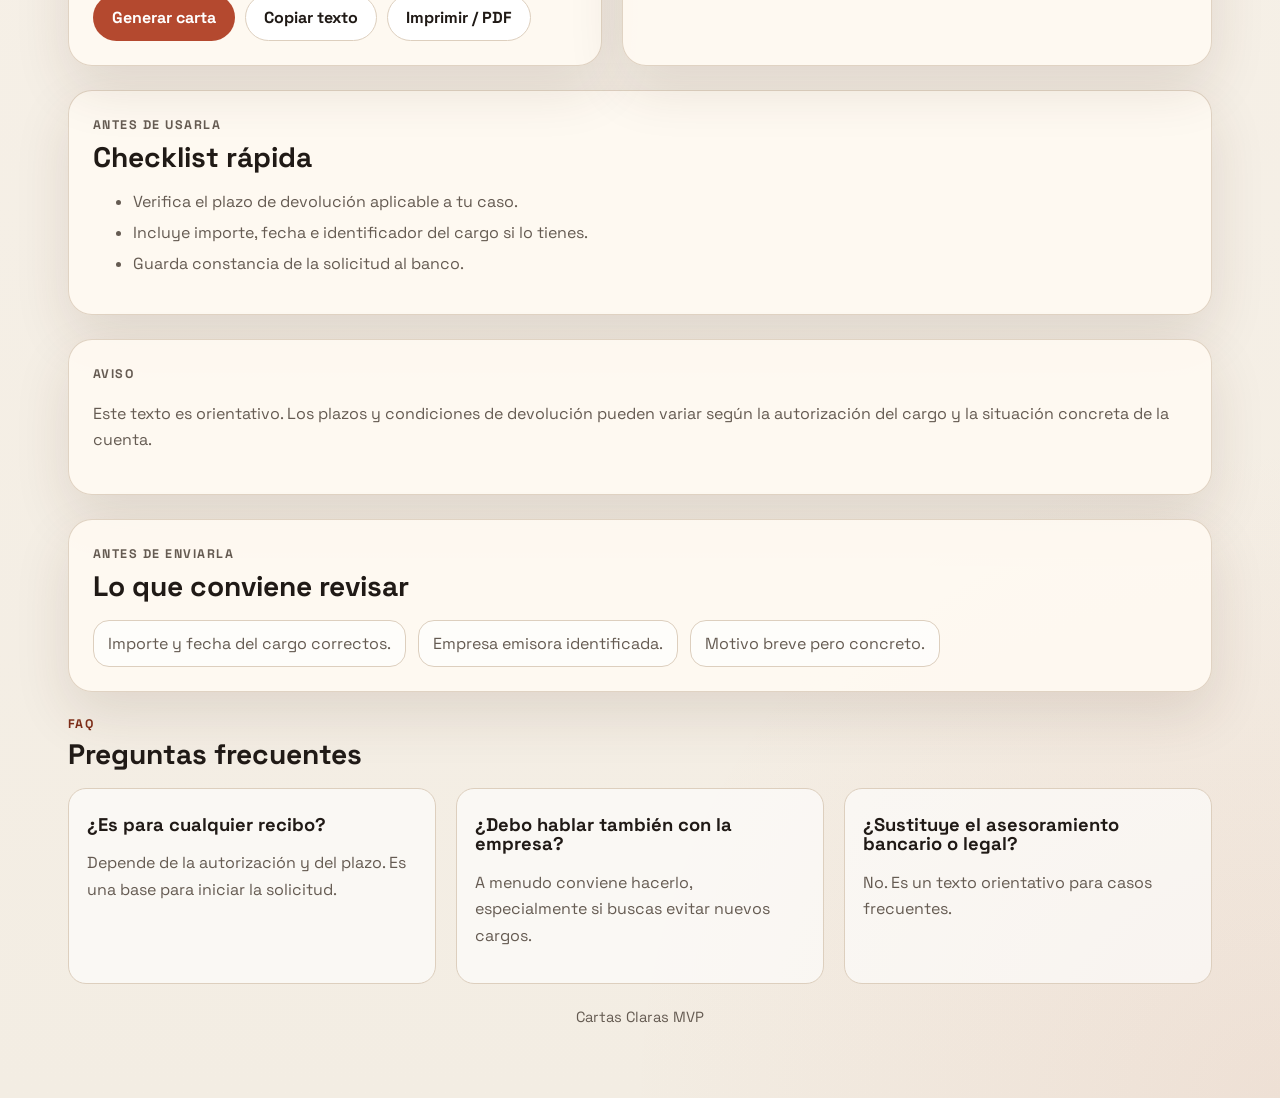
<file: devolucion-cargo-sepa.html>
<!DOCTYPE html>
<html lang="es">
<head>
  <meta charset="UTF-8">
  <meta name="viewport" content="width=device-width, initial-scale=1.0">
  <title>Devolución de cargo SEPA - Cartas Claras</title>
  <meta name="description" content="Generador de solicitud de devolución de cargo SEPA para España.">
  <meta property="og:title" content="Generador de devolución de cargo SEPA - Cartas Claras">
  <meta property="og:description" content="Generador de solicitud de devolución de cargo SEPA para España.">
  <meta property="og:type" content="article">
  <meta property="og:url" content="https://example.com/devolucion-cargo-sepa.html">
  <meta name="twitter:card" content="summary">
  <meta name="twitter:title" content="Generador de devolución de cargo SEPA - Cartas Claras">
  <meta name="twitter:description" content="Generador de solicitud de devolución de cargo SEPA para España.">
  <link rel="canonical" href="https://example.com/devolucion-cargo-sepa.html">
  <link rel="preconnect" href="https://fonts.googleapis.com">
  <link rel="preconnect" href="https://fonts.gstatic.com" crossorigin>
  <link href="https://fonts.googleapis.com/css2?family=Space+Grotesk:wght@400;500;700&family=Source+Serif+4:wght@400;600;700&display=swap" rel="stylesheet">
  <link rel="stylesheet" href="./styles.css">
  <script type="application/ld+json">
    {
      "@context": "https://schema.org",
      "@type": "HowTo",
      "name": "Cómo solicitar la devolución de un cargo SEPA",
      "description": "Añade datos del cargo, banco y motivo, y genera una solicitud orientativa para el banco.",
      "step": [
        { "@type": "HowToStep", "name": "Identifica el cargo", "text": "Incluye empresa emisora, fecha, importe e IBAN parcial." },
        { "@type": "HowToStep", "name": "Explica el motivo", "text": "Resume por qué solicitas la devolución del cargo." },
        { "@type": "HowToStep", "name": "Guarda la solicitud", "text": "Copia o imprime la carta y conserva prueba de entrega al banco." }
      ]
    }
  </script>
  <script type="application/ld+json">
    {
      "@context": "https://schema.org",
      "@type": "FAQPage",
      "mainEntity": [
        {
          "@type": "Question",
          "name": "¿Es para cualquier recibo?",
          "acceptedAnswer": { "@type": "Answer", "text": "Depende de la autorización y del plazo. Es una base para iniciar la solicitud." }
        },
        {
          "@type": "Question",
          "name": "¿Debo hablar también con la empresa?",
          "acceptedAnswer": { "@type": "Answer", "text": "A menudo conviene hacerlo, especialmente si buscas evitar nuevos cargos." }
        },
        {
          "@type": "Question",
          "name": "¿Sustituye el asesoramiento bancario o legal?",
          "acceptedAnswer": { "@type": "Answer", "text": "No. Es un texto orientativo para casos frecuentes." }
        }
      ]
    }
  </script>
</head>
<body>
  <main class="page">
    <a class="breadcrumbs" href="./index.html">Inicio / Devolución de cargo SEPA</a>
    <div class="tool-layout">
      <section class="tool-panel">
        <div class="tool-hero">
          <p class="eyebrow">Generador</p>
          <h1 id="tool-title"></h1>
          <p id="tool-description" class="lead"></p>
          <div id="tool-summary" class="summary"></div>
          <div id="tool-assurance" class="assurance-strip"></div>
        </div>
        <div id="tool-steps" class="mini-grid"></div>
        <form id="letter-form" class="letter-form"></form>
        <p id="form-footnote" class="form-footnote"></p>
        <div class="actions">
          <button id="generate-btn" class="primary" type="button">Generar carta</button>
          <button id="copy-btn" class="secondary" type="button">Copiar texto</button>
          <button id="print-btn" class="secondary" type="button">Imprimir / PDF</button>
        </div>
      </section>

      <section class="preview-panel">
        <p class="eyebrow">Vista previa</p>
        <h2 id="page-meta-title"></h2>
        <p id="page-meta-description" class="preview-meta"></p>
        <div class="preview-banner">
          <span>Base editable</span>
          <span>No se guarda automáticamente</span>
        </div>
        <pre id="preview-document" class="preview-document"></pre>
      </section>
    </div>

    <section class="section card">
      <p class="eyebrow">Antes de usarla</p>
      <h2>Checklist rápida</h2>
      <ul id="checklist" class="checklist"></ul>
    </section>

    <section class="section disclaimer">
      <p class="eyebrow">Aviso</p>
      <p>Este texto es orientativo. Los plazos y condiciones de devolución pueden variar según la autorización del cargo y la situación concreta de la cuenta.</p>
    </section>

    <section class="section card">
      <p class="eyebrow">Antes de enviarla</p>
      <h2>Lo que conviene revisar</h2>
      <div id="tool-review-points" class="review-points"></div>
    </section>

    <section class="section">
      <div class="section-head">
        <p class="eyebrow">FAQ</p>
        <h2>Preguntas frecuentes</h2>
      </div>
      <div id="faq-list" class="faq-list"></div>
    </section>

    <footer class="site-footer">Cartas Claras MVP</footer>
  </main>
  <script src="./site.js"></script>
  <script>renderToolPage("devolucion-cargo-sepa");</script>
</body>
</html>
</file>
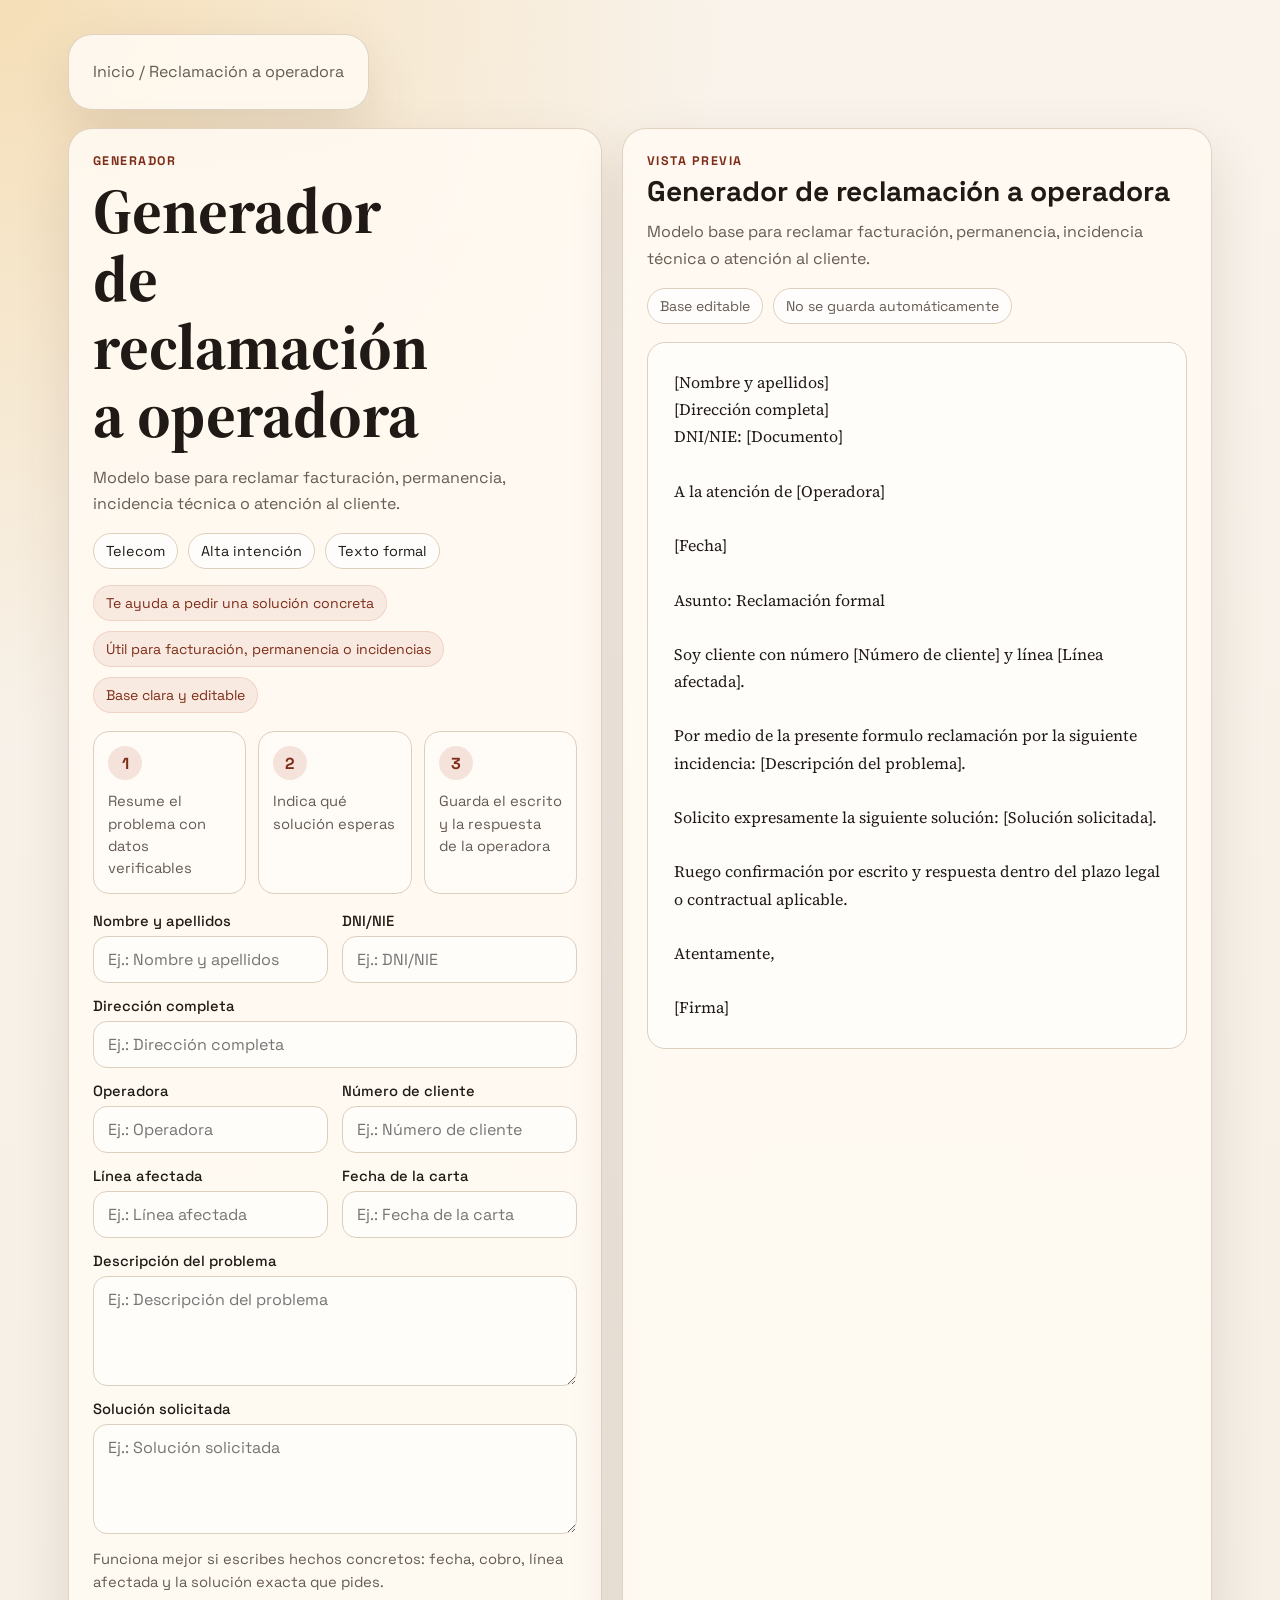
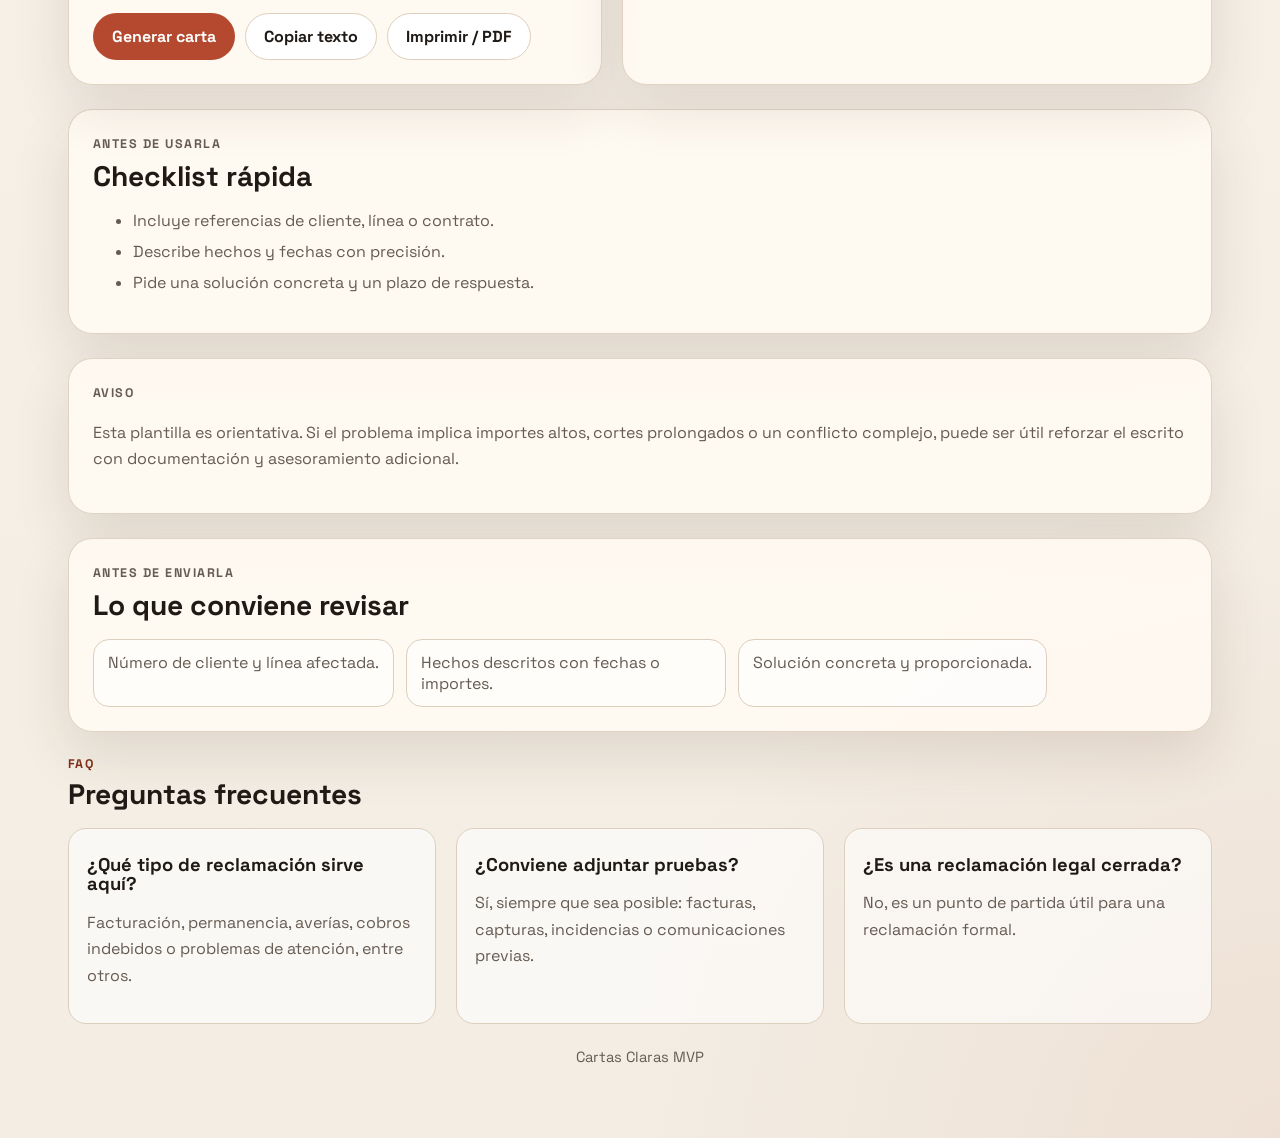
<file: reclamacion-operadora.html>
<!DOCTYPE html>
<html lang="es">
<head>
  <meta charset="UTF-8">
  <meta name="viewport" content="width=device-width, initial-scale=1.0">
  <title>Reclamación a operadora - Cartas Claras</title>
  <meta name="description" content="Generador de reclamación a operadora para España. Útil para facturación, permanencia o incidencias.">
  <meta property="og:title" content="Generador de reclamación a operadora - Cartas Claras">
  <meta property="og:description" content="Generador de reclamación a operadora para España. Útil para facturación, permanencia o incidencias.">
  <meta property="og:type" content="article">
  <meta property="og:url" content="https://example.com/reclamacion-operadora.html">
  <meta name="twitter:card" content="summary">
  <meta name="twitter:title" content="Generador de reclamación a operadora - Cartas Claras">
  <meta name="twitter:description" content="Generador de reclamación a operadora para España. Útil para facturación, permanencia o incidencias.">
  <link rel="canonical" href="https://example.com/reclamacion-operadora.html">
  <link rel="preconnect" href="https://fonts.googleapis.com">
  <link rel="preconnect" href="https://fonts.gstatic.com" crossorigin>
  <link href="https://fonts.googleapis.com/css2?family=Space+Grotesk:wght@400;500;700&family=Source+Serif+4:wght@400;600;700&display=swap" rel="stylesheet">
  <link rel="stylesheet" href="./styles.css">
  <script type="application/ld+json">
    {
      "@context": "https://schema.org",
      "@type": "HowTo",
      "name": "Cómo generar una reclamación a operadora",
      "description": "Describe el problema, pide una solución concreta y guarda el texto para su envío.",
      "step": [
        { "@type": "HowToStep", "name": "Añade referencias", "text": "Incluye cliente, línea afectada y operadora." },
        { "@type": "HowToStep", "name": "Expón el problema", "text": "Resume la incidencia y aporta fechas o hechos relevantes." },
        { "@type": "HowToStep", "name": "Define la solución", "text": "Indica claramente qué corrección o compensación solicitas." }
      ]
    }
  </script>
  <script type="application/ld+json">
    {
      "@context": "https://schema.org",
      "@type": "FAQPage",
      "mainEntity": [
        {
          "@type": "Question",
          "name": "¿Qué tipo de reclamación sirve aquí?",
          "acceptedAnswer": { "@type": "Answer", "text": "Facturación, permanencia, averías, cobros indebidos o problemas de atención, entre otros." }
        },
        {
          "@type": "Question",
          "name": "¿Conviene adjuntar pruebas?",
          "acceptedAnswer": { "@type": "Answer", "text": "Sí, siempre que sea posible: facturas, capturas, incidencias o comunicaciones previas." }
        },
        {
          "@type": "Question",
          "name": "¿Es una reclamación legal cerrada?",
          "acceptedAnswer": { "@type": "Answer", "text": "No, es un punto de partida útil para una reclamación formal." }
        }
      ]
    }
  </script>
</head>
<body>
  <main class="page">
    <a class="breadcrumbs" href="./index.html">Inicio / Reclamación a operadora</a>
    <div class="tool-layout">
      <section class="tool-panel">
        <div class="tool-hero">
          <p class="eyebrow">Generador</p>
          <h1 id="tool-title"></h1>
          <p id="tool-description" class="lead"></p>
          <div id="tool-summary" class="summary"></div>
          <div id="tool-assurance" class="assurance-strip"></div>
        </div>
        <div id="tool-steps" class="mini-grid"></div>
        <form id="letter-form" class="letter-form"></form>
        <p id="form-footnote" class="form-footnote"></p>
        <div class="actions">
          <button id="generate-btn" class="primary" type="button">Generar carta</button>
          <button id="copy-btn" class="secondary" type="button">Copiar texto</button>
          <button id="print-btn" class="secondary" type="button">Imprimir / PDF</button>
        </div>
      </section>

      <section class="preview-panel">
        <p class="eyebrow">Vista previa</p>
        <h2 id="page-meta-title"></h2>
        <p id="page-meta-description" class="preview-meta"></p>
        <div class="preview-banner">
          <span>Base editable</span>
          <span>No se guarda automáticamente</span>
        </div>
        <pre id="preview-document" class="preview-document"></pre>
      </section>
    </div>

    <section class="section card">
      <p class="eyebrow">Antes de usarla</p>
      <h2>Checklist rápida</h2>
      <ul id="checklist" class="checklist"></ul>
    </section>

    <section class="section disclaimer">
      <p class="eyebrow">Aviso</p>
      <p>Esta plantilla es orientativa. Si el problema implica importes altos, cortes prolongados o un conflicto complejo, puede ser útil reforzar el escrito con documentación y asesoramiento adicional.</p>
    </section>

    <section class="section card">
      <p class="eyebrow">Antes de enviarla</p>
      <h2>Lo que conviene revisar</h2>
      <div id="tool-review-points" class="review-points"></div>
    </section>

    <section class="section">
      <div class="section-head">
        <p class="eyebrow">FAQ</p>
        <h2>Preguntas frecuentes</h2>
      </div>
      <div id="faq-list" class="faq-list"></div>
    </section>

    <footer class="site-footer">Cartas Claras MVP</footer>
  </main>
  <script src="./site.js"></script>
  <script>renderToolPage("reclamacion-operadora");</script>
</body>
</html>
</file>
<file: styles.css>
:root {
  --bg: #f3ede3;
  --panel: rgba(255, 250, 242, 0.9);
  --ink: #201a16;
  --muted: #655b52;
  --line: #ddcfbe;
  --accent: #b4492f;
  --accent-dark: #7d2d18;
  --glow: #efc26f;
  --shadow: 0 22px 55px rgba(72, 45, 26, 0.12);
}

* {
  box-sizing: border-box;
}

html {
  scroll-behavior: smooth;
}

body {
  margin: 0;
  color: var(--ink);
  font-family: "Space Grotesk", sans-serif;
  background:
    radial-gradient(circle at top left, rgba(239, 194, 111, 0.42), transparent 24%),
    radial-gradient(circle at bottom right, rgba(180, 73, 47, 0.08), transparent 22%),
    linear-gradient(180deg, #f9f3eb 0%, var(--bg) 100%);
}

a {
  color: inherit;
  text-decoration: none;
}

.primary {
  display: inline-flex;
  align-items: center;
  justify-content: center;
  background: var(--accent);
  color: #fff;
  border: 1px solid transparent;
}

.page {
  max-width: 1180px;
  margin: 0 auto;
  padding: 34px 18px 72px;
}

.hero,
.tool-layout,
.grid,
.faq-list,
.howto,
.benefits {
  display: grid;
  gap: 20px;
}

.hero {
  grid-template-columns: 1.9fr 1fr;
  align-items: stretch;
}

.hero-copy,
.hero-card,
.card,
.tool-panel,
.preview-panel,
.disclaimer,
.breadcrumbs {
  background: var(--panel);
  border: 1px solid rgba(221, 207, 190, 0.9);
  box-shadow: var(--shadow);
  border-radius: 24px;
}

.hero-copy,
.hero-card,
.tool-panel,
.preview-panel,
.card,
.disclaimer,
.breadcrumbs {
  padding: 24px;
}

.eyebrow,
.card-label {
  margin: 0;
  color: var(--accent-dark);
  text-transform: uppercase;
  letter-spacing: 0.12em;
  font-weight: 700;
  font-size: 0.78rem;
}

h1,
h2,
h3 {
  margin: 8px 0 0;
  line-height: 1.06;
}

h1,
.preview-document h2 {
  font-family: "Source Serif 4", serif;
}

h1 {
  font-size: clamp(2.5rem, 5vw, 5rem);
  max-width: 11ch;
}

h2 {
  font-size: clamp(1.7rem, 2.2vw, 2.4rem);
}

h3 {
  font-size: 1.15rem;
}

.lead,
.muted,
.card p,
.disclaimer p,
.faq-item p,
.howto li,
.benefits li,
.preview-meta,
.breadcrumbs {
  color: var(--muted);
  line-height: 1.65;
}

.hero-points {
  display: flex;
  flex-wrap: wrap;
  gap: 10px;
  margin-top: 20px;
}

.hero-points span,
.tag,
.mini-badge {
  padding: 8px 12px;
  border-radius: 999px;
  border: 1px solid var(--line);
  background: rgba(255, 255, 255, 0.75);
  font-size: 0.9rem;
}

.hero-actions {
  display: flex;
  flex-wrap: wrap;
  gap: 12px;
  margin-top: 24px;
}

.trust-list {
  display: grid;
  gap: 16px;
  margin-top: 18px;
}

.trust-list strong {
  display: block;
  margin-bottom: 4px;
}

.trust-band {
  display: flex;
  flex-wrap: wrap;
  gap: 12px;
}

.trust-pill {
  padding: 10px 14px;
  border-radius: 999px;
  border: 1px solid var(--line);
  background: rgba(255, 255, 255, 0.7);
  color: var(--accent-dark);
  font-size: 0.92rem;
  font-weight: 500;
}

.section {
  margin-top: 24px;
}

.section-head {
  margin-bottom: 16px;
}

.grid.cards {
  grid-template-columns: repeat(auto-fit, minmax(220px, 1fr));
}

.columns-2 {
  grid-template-columns: repeat(auto-fit, minmax(280px, 1fr));
}

.columns-3 {
  grid-template-columns: repeat(auto-fit, minmax(220px, 1fr));
}

.link-card {
  transition: transform 160ms ease, border-color 160ms ease, box-shadow 160ms ease;
}

.link-card:hover {
  transform: translateY(-3px);
  border-color: var(--accent);
  box-shadow: 0 18px 30px rgba(180, 73, 47, 0.14);
}

.step-card {
  position: relative;
  overflow: hidden;
}

.step-number {
  display: inline-flex;
  align-items: center;
  justify-content: center;
  width: 34px;
  height: 34px;
  border-radius: 999px;
  background: rgba(180, 73, 47, 0.14);
  color: var(--accent-dark);
  font-weight: 700;
}

.spotlight {
  padding: 24px;
  border-radius: 24px;
  border: 1px solid rgba(221, 207, 190, 0.9);
  background: linear-gradient(180deg, rgba(255, 250, 242, 0.92), rgba(247, 238, 225, 0.92));
  box-shadow: var(--shadow);
}

.breadcrumbs {
  display: inline-flex;
  gap: 8px;
  align-items: center;
  margin-bottom: 18px;
}

.tool-layout {
  grid-template-columns: minmax(320px, 0.95fr) minmax(320px, 1.05fr);
}

.tool-panel,
.preview-panel {
  min-height: 100%;
}

.tool-hero {
  margin-bottom: 18px;
}

.assurance-strip {
  display: flex;
  flex-wrap: wrap;
  gap: 10px;
  margin-top: 16px;
}

.assurance-strip span {
  padding: 8px 12px;
  border-radius: 999px;
  background: rgba(180, 73, 47, 0.08);
  color: var(--accent-dark);
  border: 1px solid rgba(180, 73, 47, 0.14);
  font-size: 0.88rem;
}

.mini-grid {
  display: grid;
  grid-template-columns: repeat(3, minmax(0, 1fr));
  gap: 12px;
  margin-bottom: 18px;
}

.mini-card {
  padding: 14px;
  border-radius: 16px;
  border: 1px solid var(--line);
  background: rgba(255, 255, 255, 0.55);
}

.mini-card p {
  margin: 10px 0 0;
  color: var(--muted);
  line-height: 1.5;
  font-size: 0.92rem;
}

.summary {
  display: flex;
  flex-wrap: wrap;
  gap: 10px;
  margin-top: 16px;
}

.letter-form {
  display: grid;
  grid-template-columns: repeat(2, minmax(0, 1fr));
  gap: 14px;
}

.field {
  display: flex;
  flex-direction: column;
  gap: 6px;
}

.field.full {
  grid-column: 1 / -1;
}

label {
  font-size: 0.92rem;
  font-weight: 500;
}

input,
textarea {
  width: 100%;
  border: 1px solid var(--line);
  border-radius: 14px;
  padding: 12px 14px;
  background: #fffdfa;
  font: inherit;
  color: var(--ink);
}

input:focus,
textarea:focus {
  outline: 2px solid rgba(180, 73, 47, 0.22);
  outline-offset: 1px;
  border-color: rgba(180, 73, 47, 0.45);
  background: #fff;
}

textarea {
  resize: vertical;
  min-height: 110px;
}

.form-footnote {
  margin: 14px 0 0;
  color: var(--muted);
  font-size: 0.92rem;
  line-height: 1.6;
}

.actions {
  display: flex;
  flex-wrap: wrap;
  gap: 10px;
  margin-top: 18px;
}

button,
.primary,
.secondary {
  appearance: none;
  border-radius: 999px;
  padding: 12px 18px;
  font: inherit;
  font-weight: 700;
  cursor: pointer;
}

button {
  border: none;
}

.secondary {
  background: #fff;
  color: var(--ink);
  border: 1px solid var(--line);
}

.secondary.is-success {
  border-color: rgba(53, 126, 85, 0.28);
  background: rgba(53, 126, 85, 0.12);
  color: #255b3d;
}

.preview-meta {
  margin-top: 12px;
}

.preview-banner {
  display: flex;
  flex-wrap: wrap;
  gap: 10px;
  margin-top: 14px;
}

.preview-banner span {
  border-radius: 999px;
  padding: 8px 12px;
  border: 1px solid var(--line);
  background: rgba(255, 255, 255, 0.78);
  color: var(--muted);
  font-size: 0.88rem;
}

.preview-document {
  margin-top: 18px;
  min-height: 520px;
  border: 1px solid var(--line);
  border-radius: 18px;
  background: #fffdfa;
  padding: 26px;
  white-space: pre-wrap;
  line-height: 1.7;
  font-family: "Source Serif 4", serif;
  box-shadow: inset 0 1px 0 rgba(255, 255, 255, 0.9);
}

.checklist,
.benefits,
.howto,
.faq-list {
  margin-top: 18px;
}

.checklist li,
.benefits li,
.howto li {
  margin-bottom: 10px;
  color: var(--muted);
}

.faq-list {
  grid-template-columns: repeat(auto-fit, minmax(260px, 1fr));
}

.faq-item {
  padding: 18px;
  border-radius: 18px;
  border: 1px solid var(--line);
  background: rgba(255, 255, 255, 0.62);
}

.review-points {
  display: flex;
  flex-wrap: wrap;
  gap: 12px;
  margin-top: 18px;
}

.review-chip {
  padding: 12px 14px;
  border-radius: 16px;
  border: 1px solid var(--line);
  background: rgba(255, 255, 255, 0.68);
  color: var(--muted);
  max-width: 320px;
}

.site-footer {
  margin-top: 24px;
  text-align: center;
  color: var(--muted);
  font-size: 0.92rem;
}

@media (max-width: 920px) {
  .hero,
  .tool-layout {
    grid-template-columns: 1fr;
  }

  .mini-grid {
    grid-template-columns: 1fr;
  }
}

@media (max-width: 640px) {
  .page {
    padding-inline: 14px;
  }

  .hero-copy,
  .hero-card,
  .tool-panel,
  .preview-panel,
  .card,
  .disclaimer,
  .breadcrumbs,
  .spotlight {
    padding: 20px;
    border-radius: 20px;
  }

  .letter-form {
    grid-template-columns: 1fr;
  }

  .field.full {
    grid-column: auto;
  }
}

@media print {
  body {
    background: #fff;
  }

  .breadcrumbs,
  .tool-panel,
  .disclaimer,
  .section,
  .site-footer {
    display: none;
  }

  .page {
    max-width: none;
    padding: 0;
  }

  .tool-layout {
    display: block;
  }

  .preview-panel {
    border: none;
    box-shadow: none;
    background: #fff;
    padding: 0;
  }

  .preview-document {
    border: none;
    padding: 0;
    min-height: auto;
  }
}
</file>
